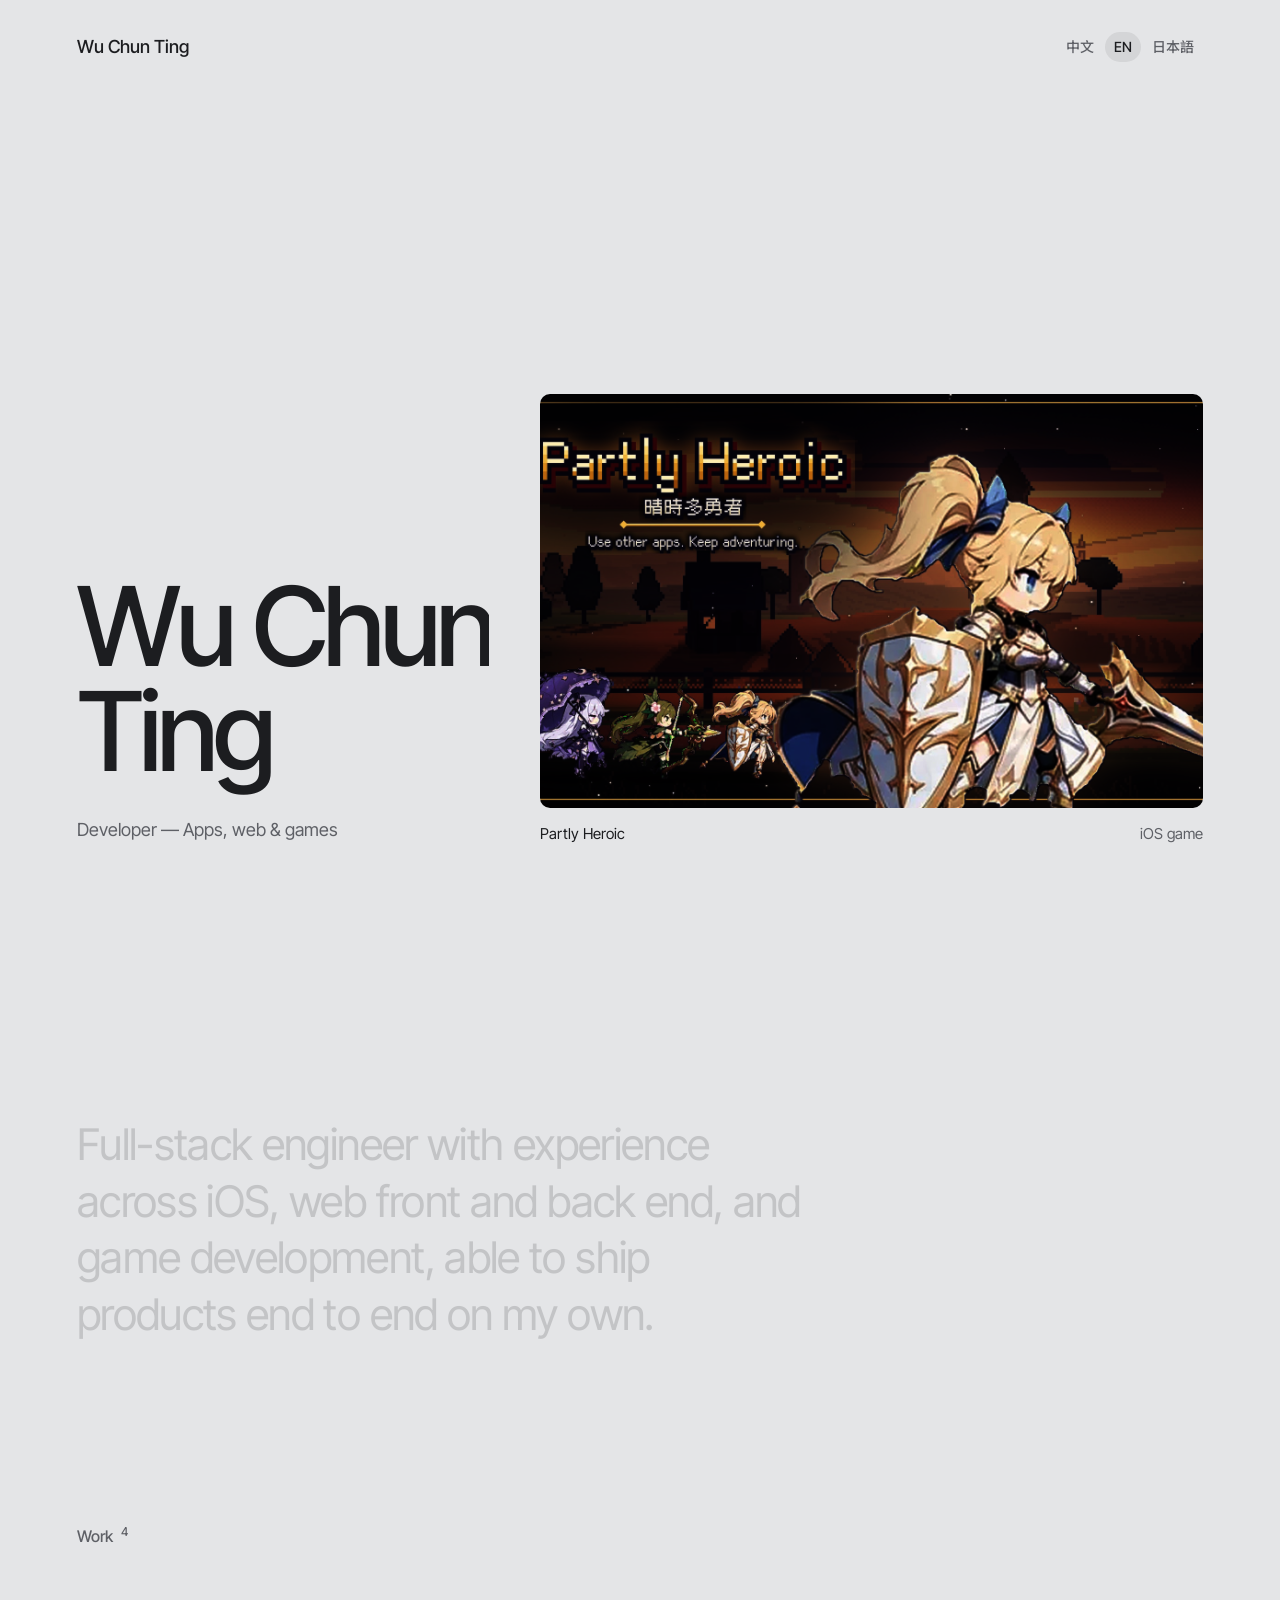
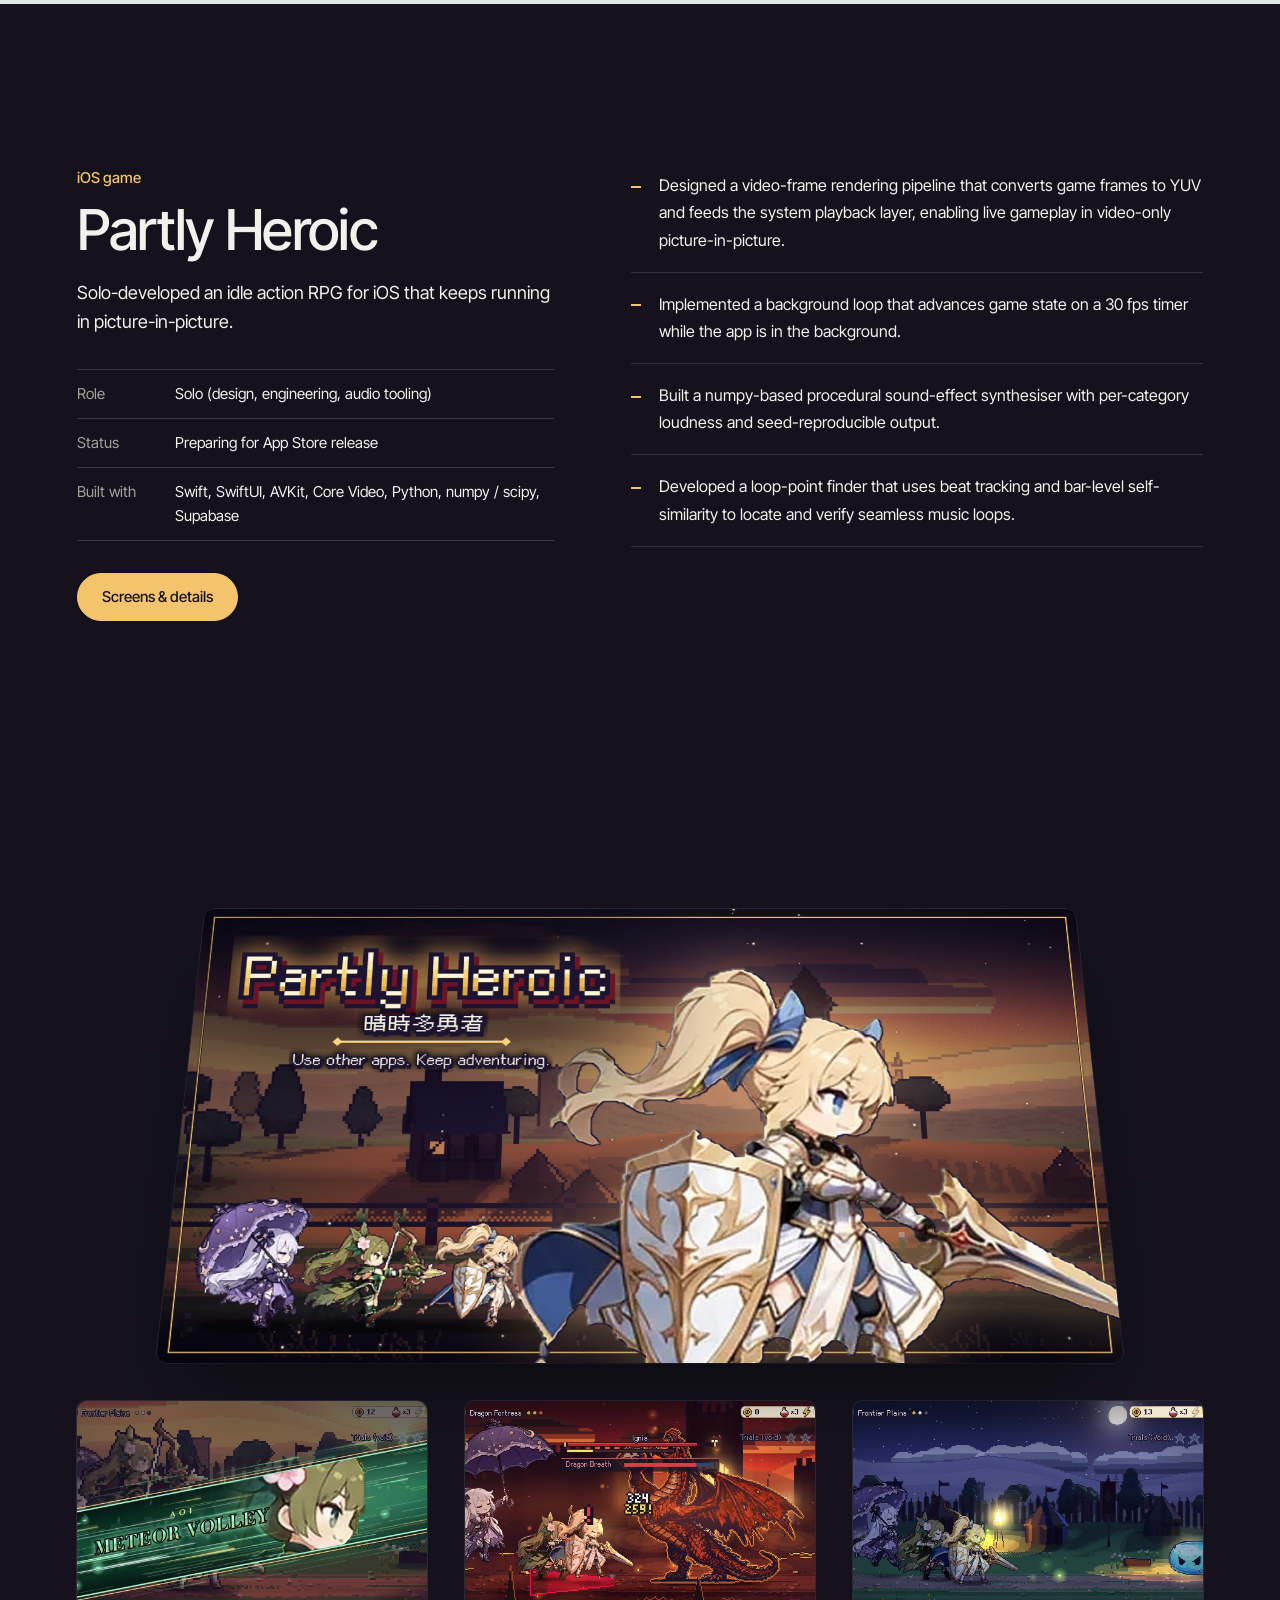
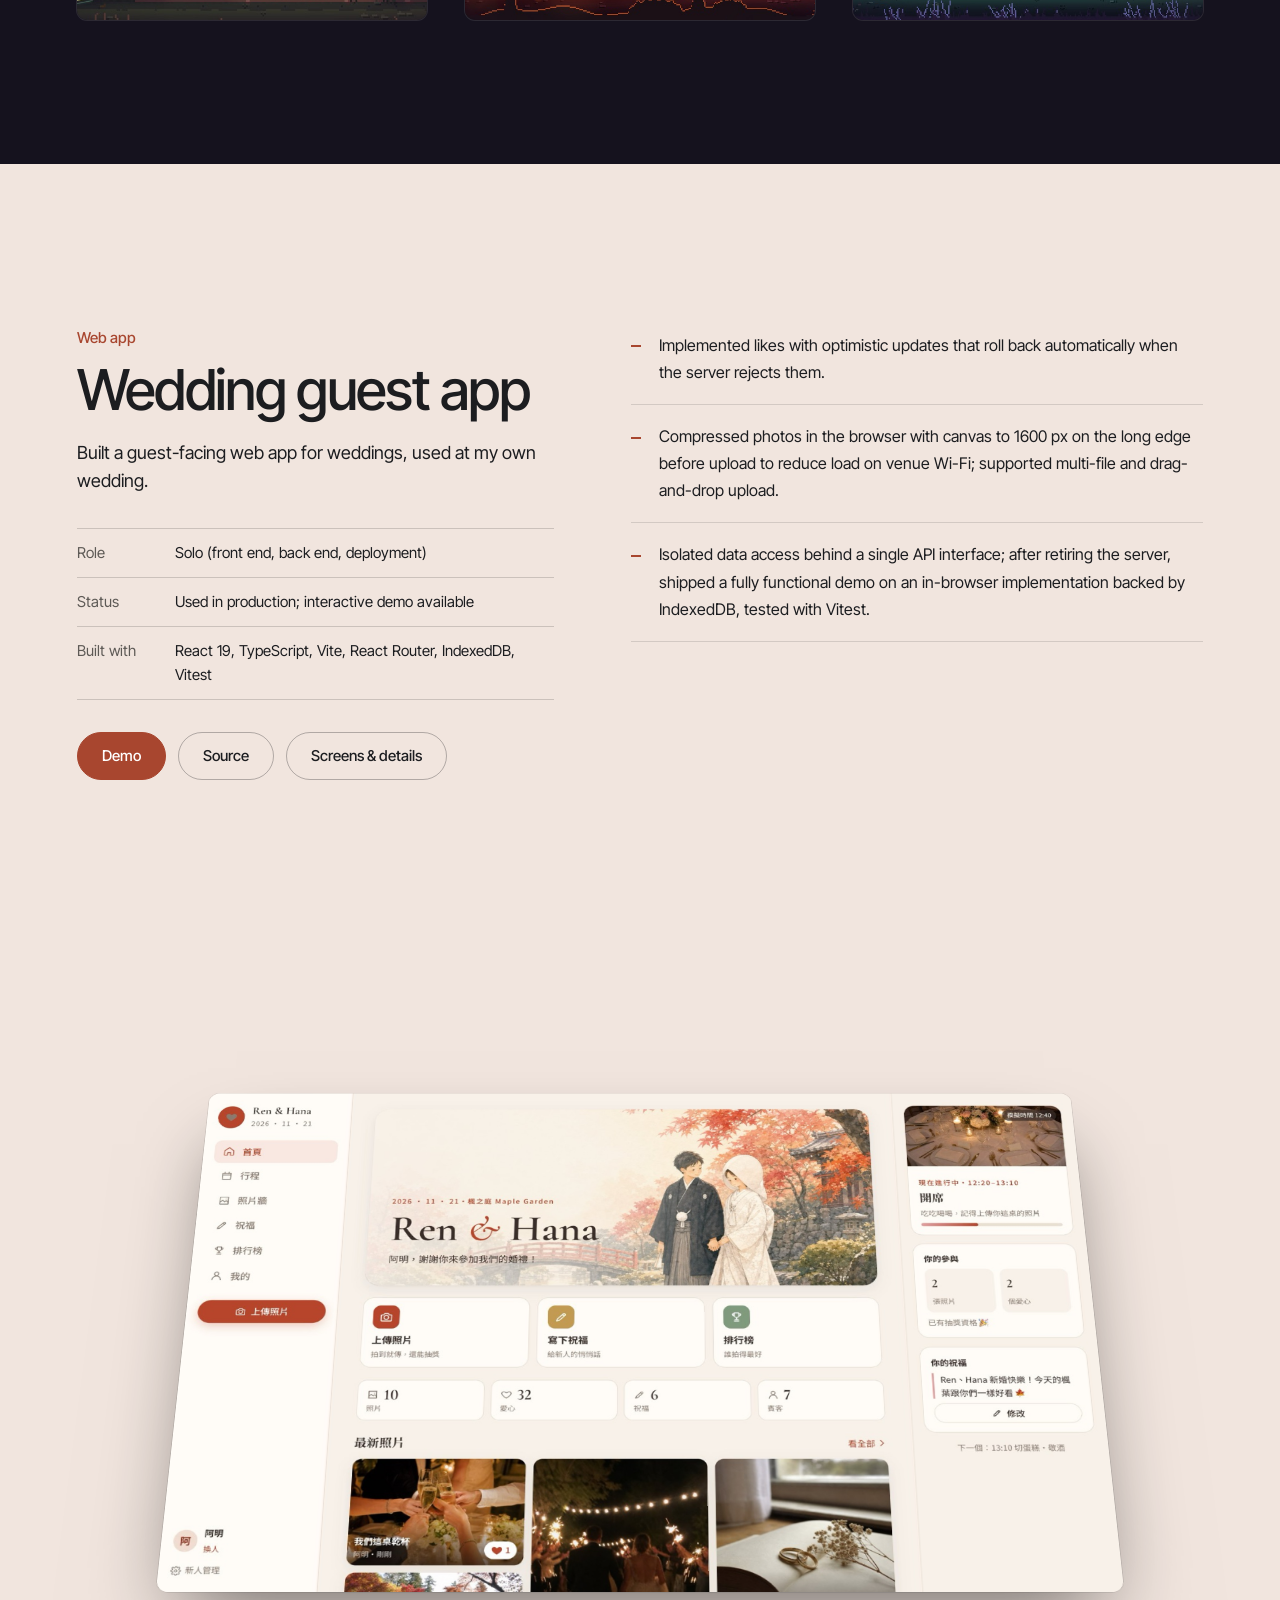
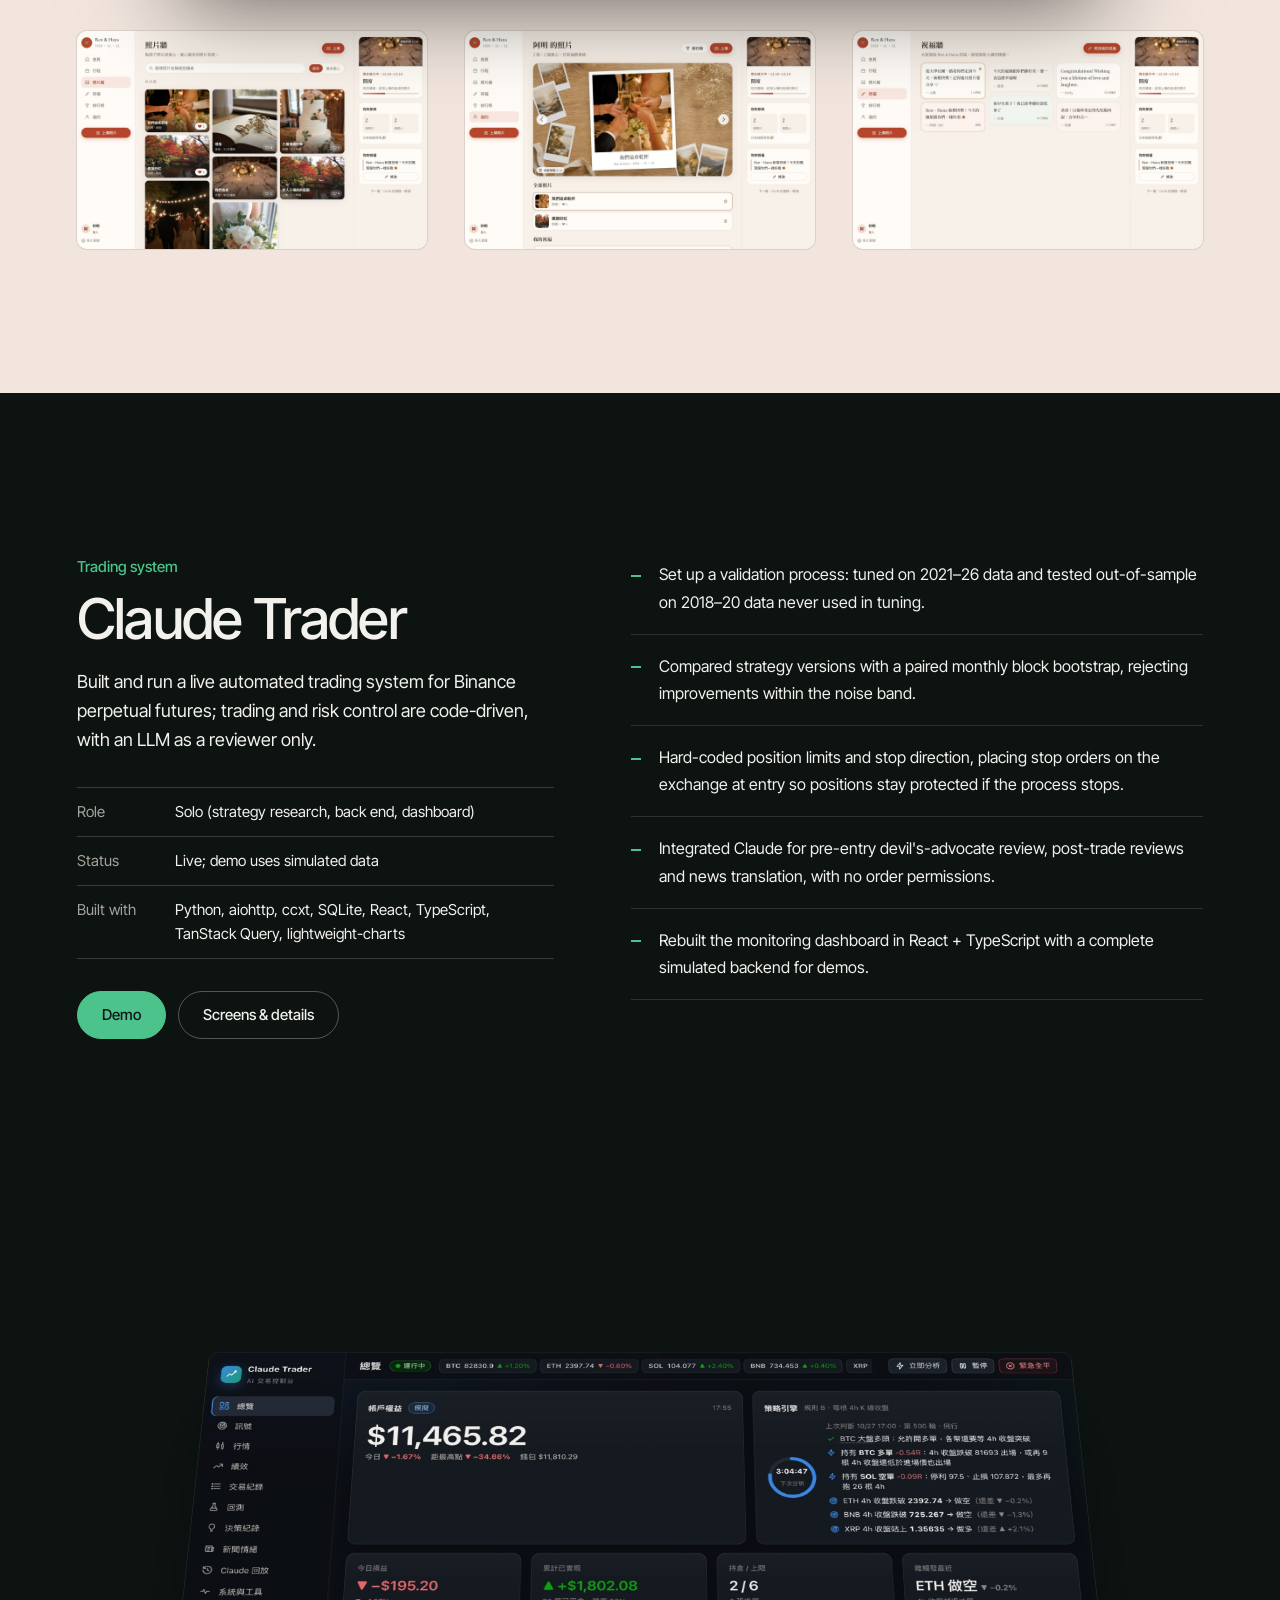
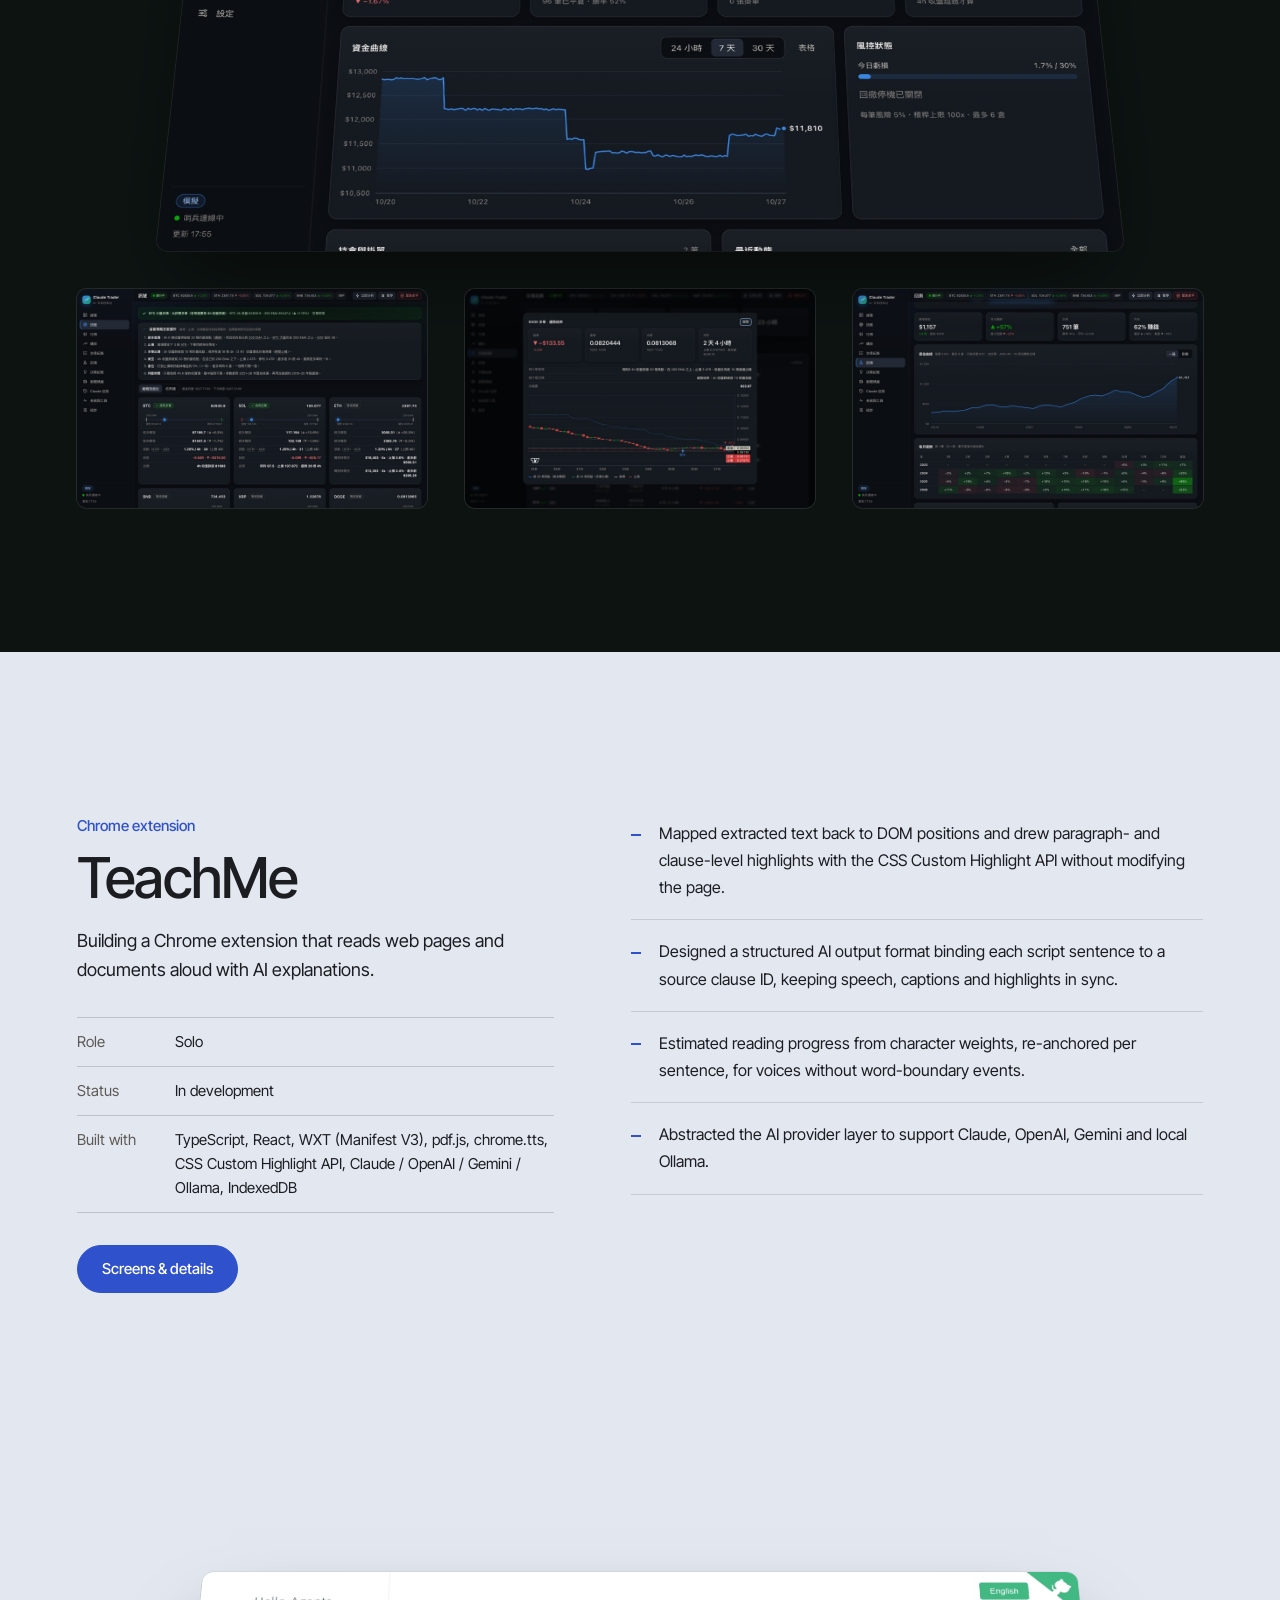
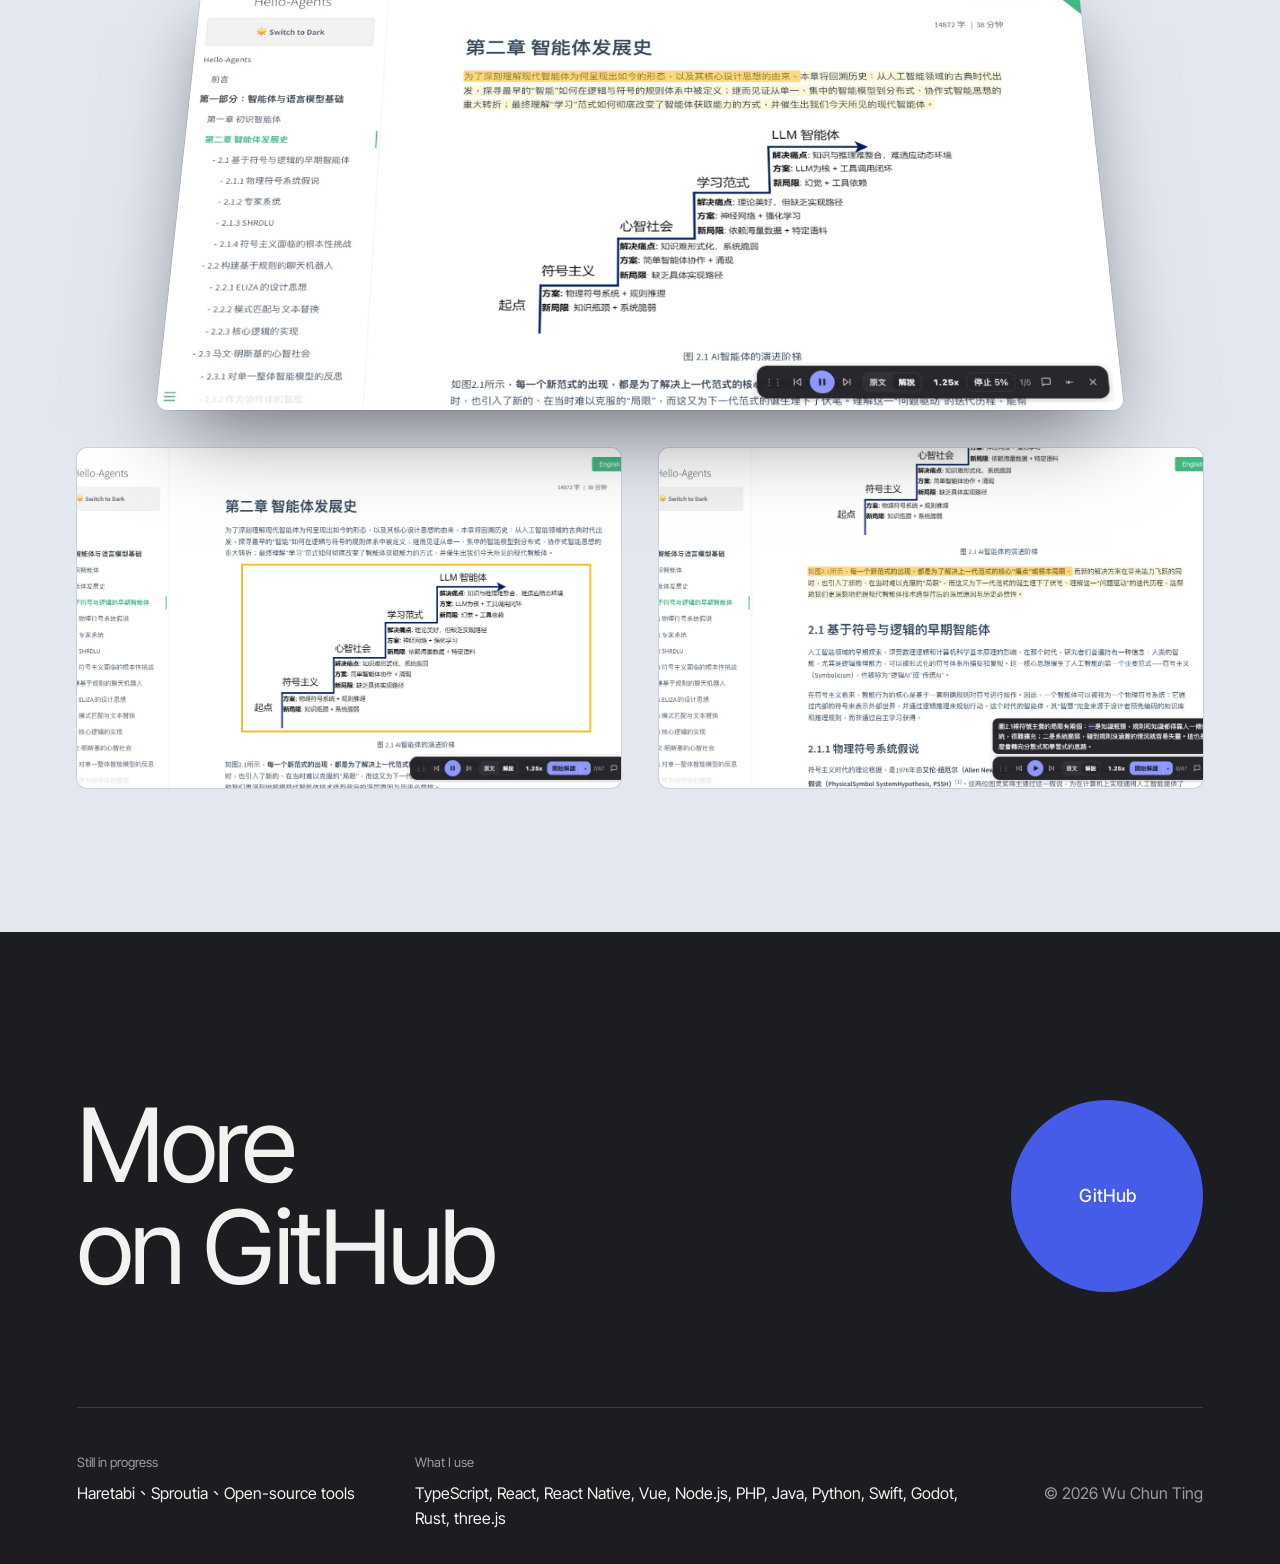
<file: index.html>
<!doctype html>
<html lang="en">
<head>
  <meta charset="utf-8">
  <meta name="viewport" content="width=device-width, initial-scale=1, viewport-fit=cover">
  <title>Wu Chun Ting · Portfolio</title>
  <meta name="description" content="Wu Chun Ting (MAI): apps, websites and games.">
  <meta name="theme-color" content="#e4e5e7">
  <link rel="icon" href="favicon.svg" type="image/svg+xml">
  <link rel="preconnect" href="https://fonts.googleapis.com">
  <link rel="preconnect" href="https://fonts.gstatic.com" crossorigin>
  <link href="https://fonts.googleapis.com/css2?family=Inter+Tight:wght@400;500;600&family=Noto+Sans+TC:wght@400;500;700&family=Noto+Sans+JP:wght@400;500;700&display=swap" rel="stylesheet">
  <script type="module" crossorigin src="./assets/index-D8Rx7pYp.js"></script>
  <link rel="stylesheet" crossorigin href="./assets/index-CxFVaSSo.css">
</head>
<body>
  <div id="hello" aria-hidden="true"><span></span></div>
  <div id="app"></div>
  <div id="detail" role="dialog" aria-modal="true" hidden></div>
</body>
</html>
</file>
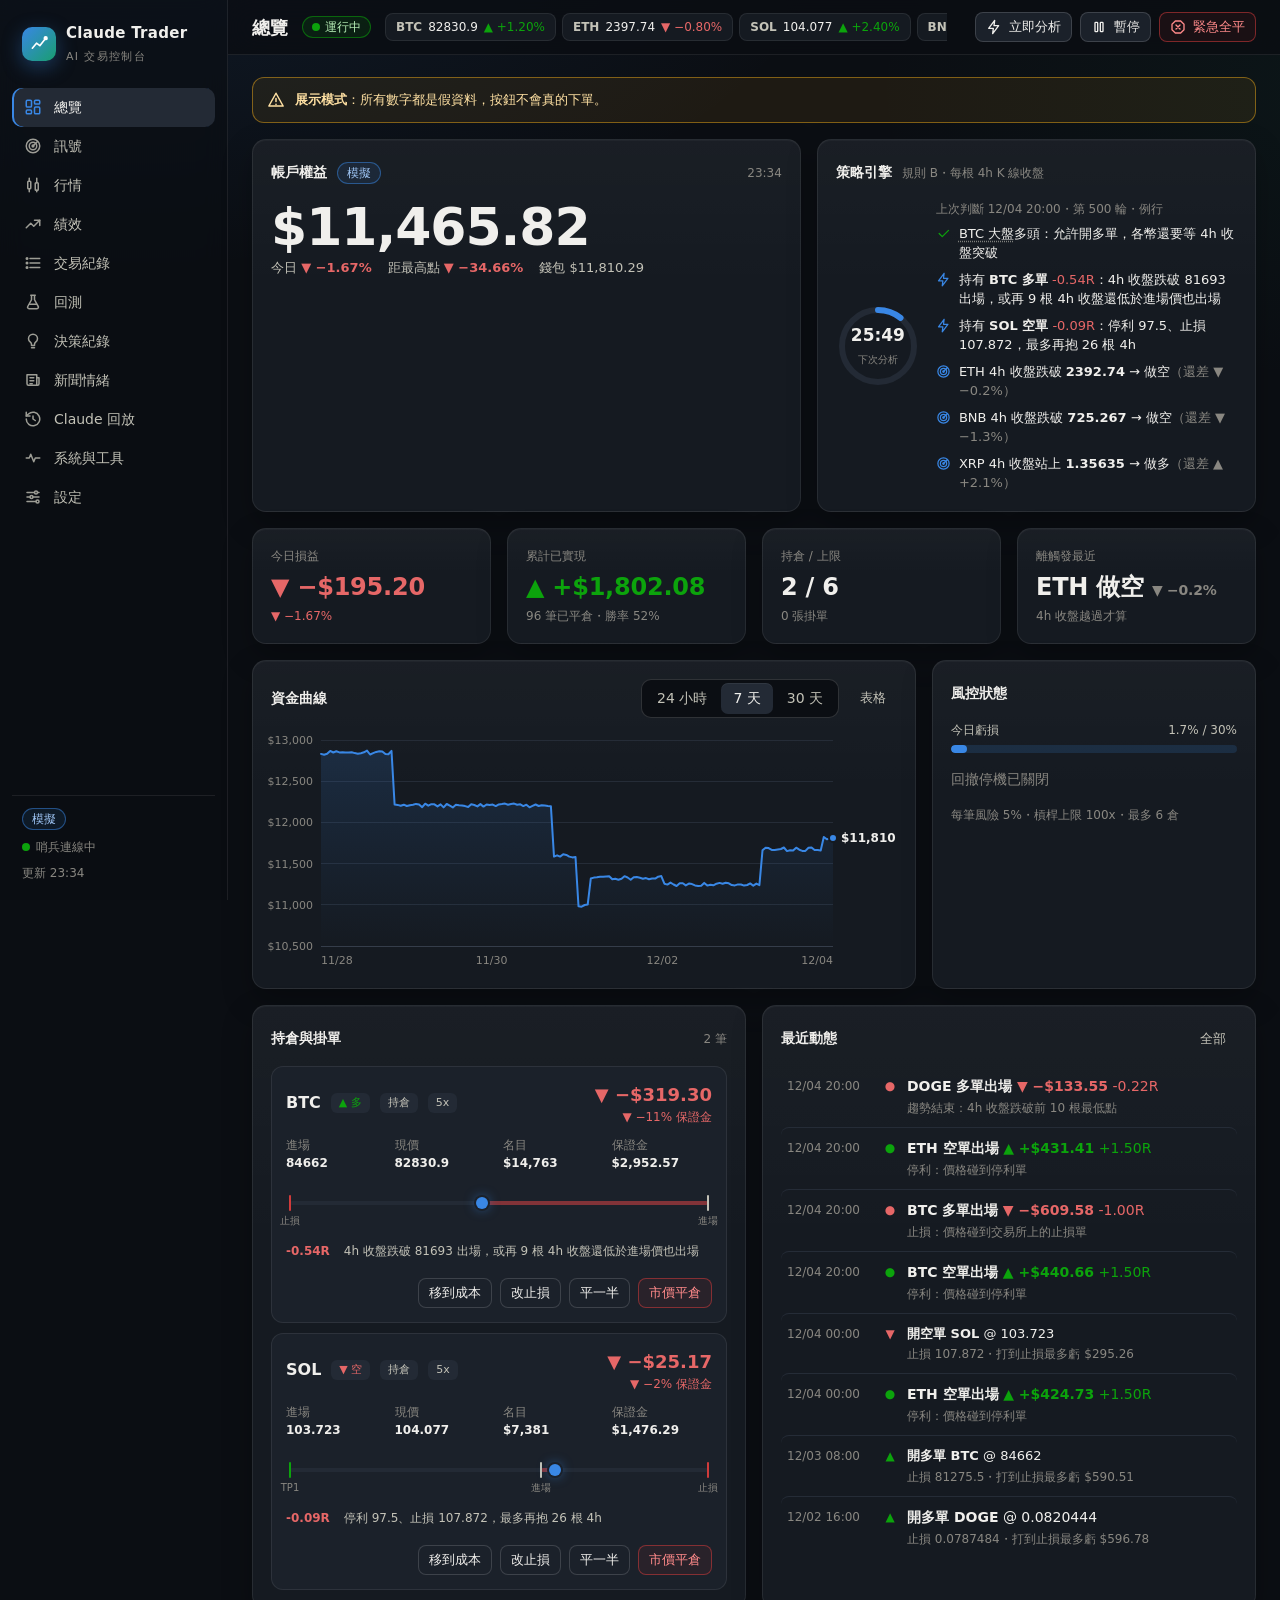
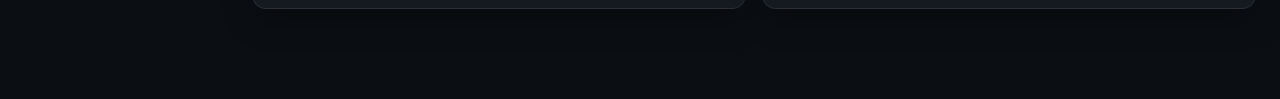
<file: trader-demo/index.html>
<!doctype html>
<html lang="zh-Hant">
<head>
<meta charset="utf-8">
<meta name="viewport" content="width=device-width, initial-scale=1, viewport-fit=cover">
<meta name="theme-color" content="#0b0e13">
<meta name="apple-mobile-web-app-capable" content="yes">
<meta name="apple-mobile-web-app-status-bar-style" content="black-translucent">
<meta name="apple-mobile-web-app-title" content="Trader">
<title>Claude Trader</title>
<link rel="manifest" href="./manifest.webmanifest">
<link rel="icon" href="./icon.svg" type="image/svg+xml">
<link rel="apple-touch-icon" href="./apple-touch-icon.png">
  <script type="module" crossorigin src="./assets/index-B4GHwMmc.js"></script>
  <link rel="stylesheet" crossorigin href="./assets/index-C4x9GLex.css">
</head>
<body>
<div id="root"></div>
</body>
</html>
</file>
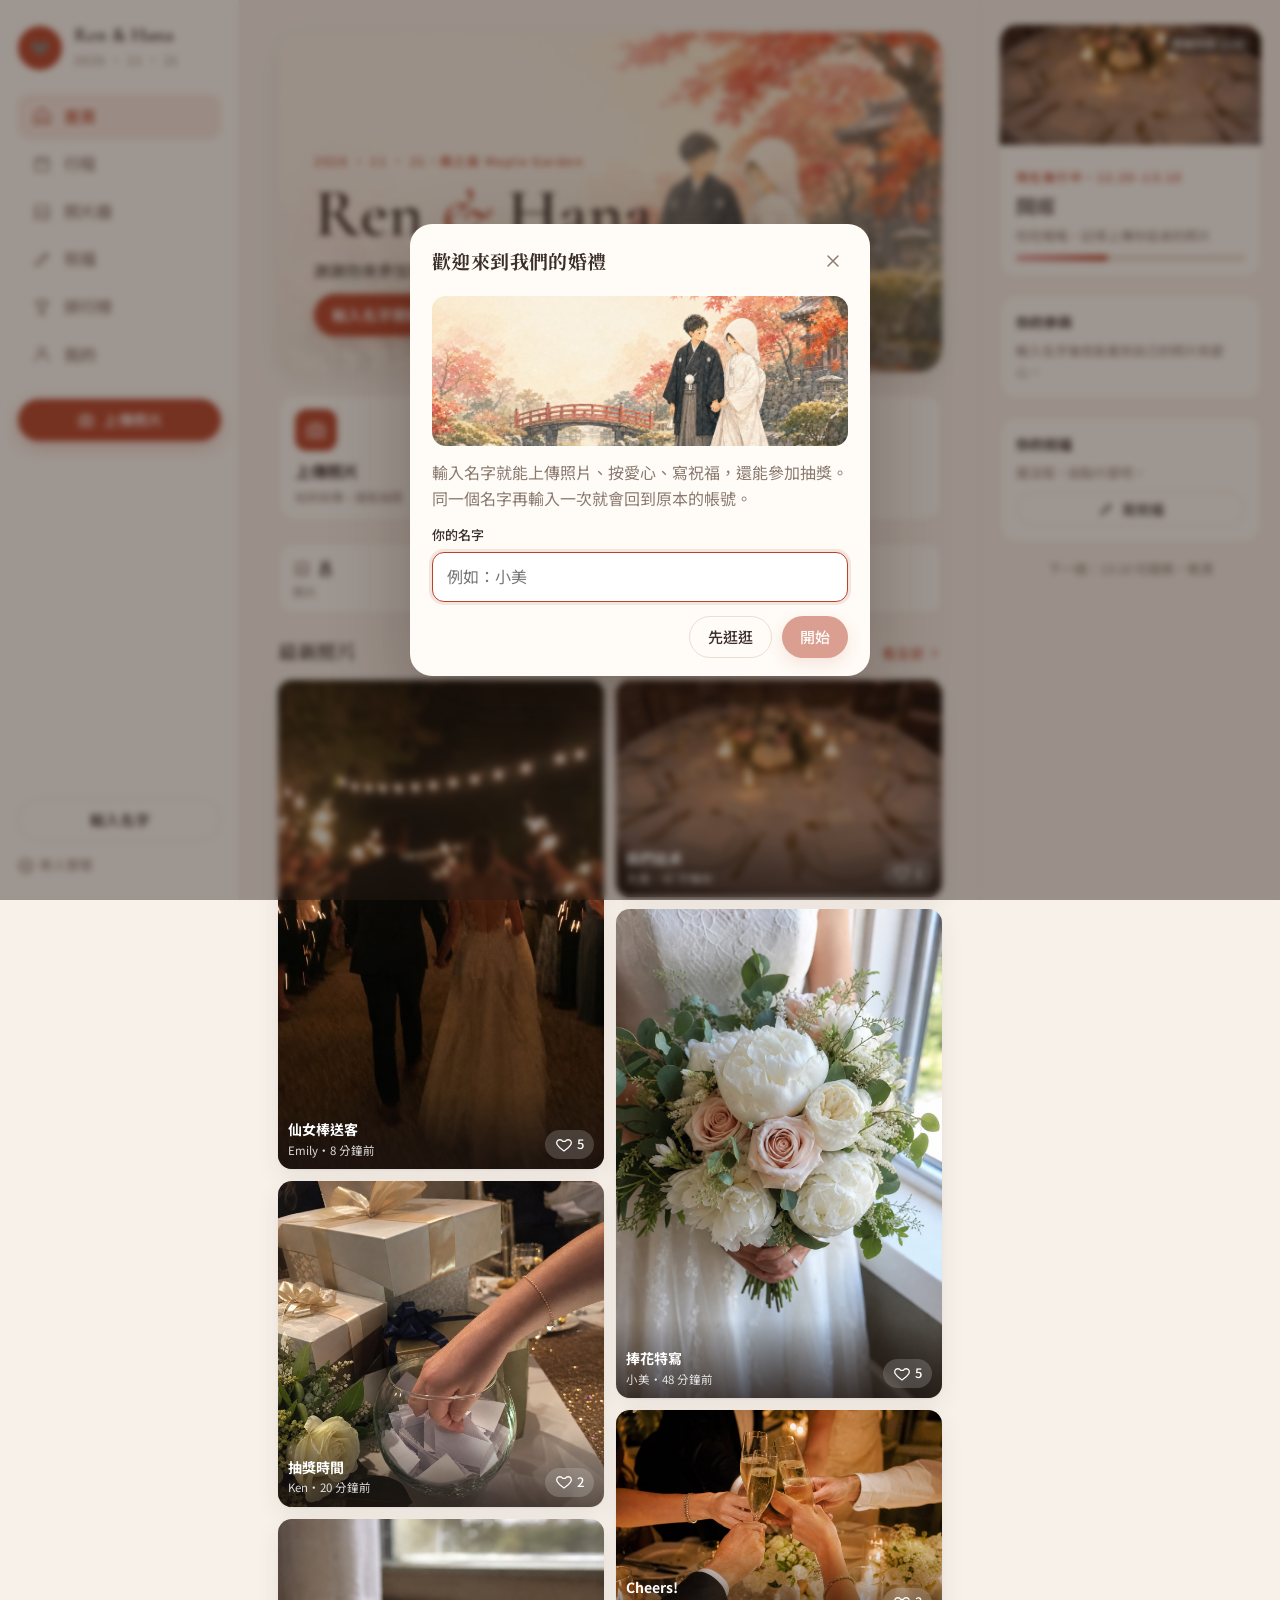
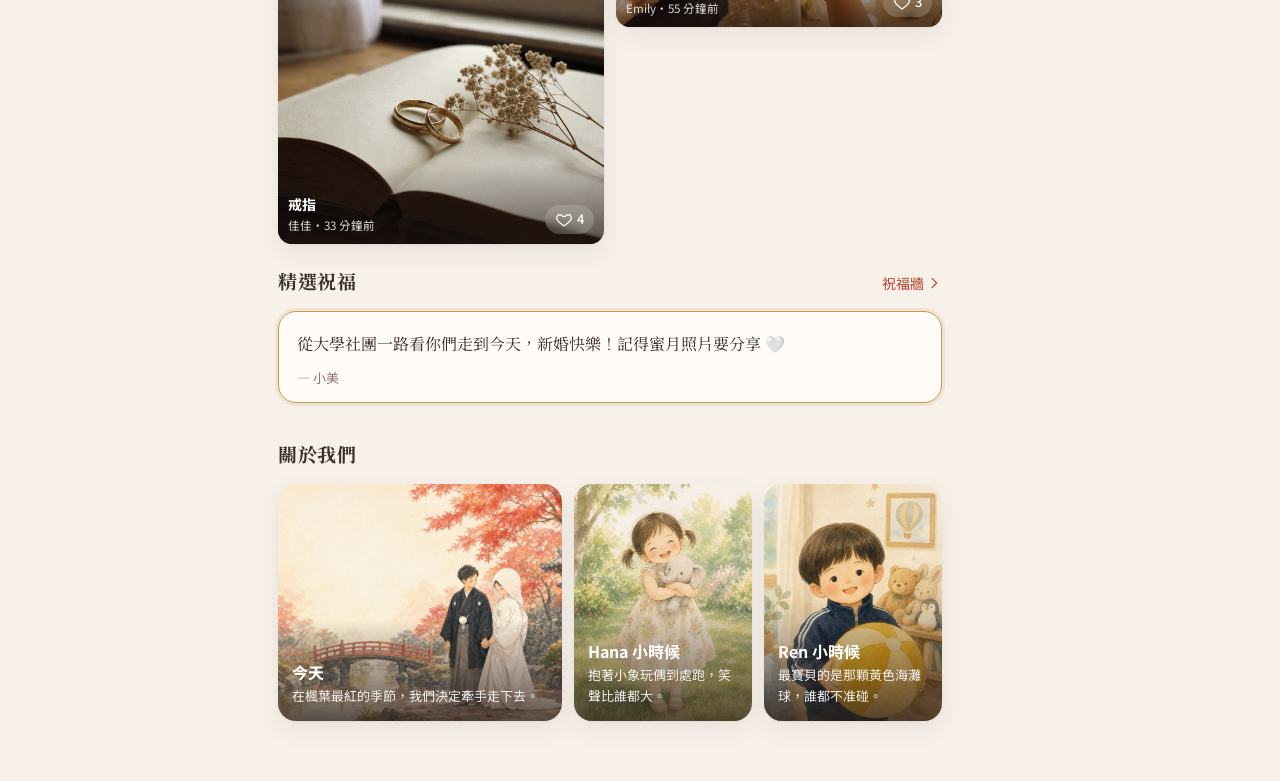
<file: wedding-demo/index.html>
<!doctype html>
<html lang="zh-Hant">
<head>
  <meta charset="utf-8">
  <meta name="viewport" content="width=device-width, initial-scale=1, viewport-fit=cover">
  <title>Ren & Hana · 婚禮賓客互動</title>
  <meta name="description" content="婚禮當天給賓客用的網頁：看行程、上傳照片、按愛心、寫祝福、抽獎。">
  <meta name="theme-color" content="#f7f1ea">
  <link rel="icon" href="favicon.svg" type="image/svg+xml">
  <link rel="preconnect" href="https://fonts.googleapis.com">
  <link rel="preconnect" href="https://fonts.gstatic.com" crossorigin>
  <link href="https://fonts.googleapis.com/css2?family=Noto+Sans+TC:wght@400;500;700&family=Noto+Serif+TC:wght@500;700&family=Cormorant+Garamond:ital,wght@0,500;0,600;1,500&display=swap" rel="stylesheet">
  <script type="module" crossorigin src="./assets/index-CQIBM2k2.js"></script>
  <link rel="stylesheet" crossorigin href="./assets/index-B7TBr82a.css">
</head>
<body>
  <div id="root"></div>
</body>
</html>
</file>
<file: assets/index-CxFVaSSo.css>
:root{--paper: #e4e5e7;--ink: #1c1d20;--soft: #5e6066;--line: rgba(28, 29, 32, .16);--dark: #1c1d20;--on-dark: #f2f2f0;--on-dark-soft: #9b9da3;--blue: #455ce9;--ease: cubic-bezier(.7, 0, .2, 1);--out: cubic-bezier(.19, 1, .22, 1);color-scheme:light}*{box-sizing:border-box;margin:0;padding:0}html{background:var(--paper);color:var(--ink);-webkit-text-size-adjust:100%}body{font-family:Inter Tight,Noto Sans TC,Noto Sans JP,system-ui,sans-serif;font-size:18px;line-height:1.6;-webkit-font-smoothing:antialiased;overflow-x:hidden}html:lang(ja) body{font-family:Inter Tight,Noto Sans JP,Noto Sans TC,system-ui,sans-serif}body.locked{overflow:hidden}a{color:inherit;text-decoration:none}button{font:inherit;color:inherit;background:none;border:0;cursor:pointer}:focus-visible{outline:2px solid var(--blue);outline-offset:4px;border-radius:4px}#hello{position:fixed;top:0;right:0;bottom:0;left:0;z-index:50;display:grid;place-items:center;background:var(--dark);color:var(--on-dark);font-size:clamp(36px,5vw,64px);font-weight:500;transition:transform .8s var(--ease),border-radius .8s var(--ease)}#hello span:before{content:"";display:inline-block;width:.28em;height:.28em;margin-right:.4em;vertical-align:.18em;border-radius:50%;background:var(--on-dark)}#hello.lift{transform:translateY(-110%);border-radius:0 0 50% 50%/0 0 18vh 18vh}.hero{position:relative;height:100vh;height:100svh;overflow:hidden;display:flex;flex-direction:column}.top{display:flex;justify-content:space-between;align-items:center;padding:32px max(24px,6vw);font-weight:500}.me{font-size:18px}.langs{display:flex;gap:2px}.langs button{font-size:14px;padding:4px 9px;border-radius:999px;color:var(--soft)}.langs button:hover{color:var(--ink)}.langs button[aria-pressed=true]{color:var(--ink);background:#1c1d2014}.hero-body{flex:1;min-height:0;display:grid;grid-template-columns:minmax(0,4.6fr) minmax(0,7.4fr);gap:4vw;align-items:stretch;padding:2vh max(24px,6vw) 6vh}.hero-text{align-self:end}.name{font-size:clamp(72px,8.6vw,168px);white-space:nowrap;font-weight:500;letter-spacing:-.045em;line-height:.9}.role{margin-top:28px;font-size:clamp(18px,1.4vw,22px);color:var(--soft)}.line{display:block;overflow:hidden;padding-bottom:.16em;margin-bottom:-.1em}.line>span{display:inline-block;transform:translateY(105%);transition:transform 1.1s var(--out)}.role .line>span{transition-delay:.25s}.name .line+.line>span{transition-delay:.09s}body.ready .line>span{transform:none}.hero-media{align-self:end}.frame{position:relative;aspect-ratio:16 / 10;max-height:calc(100svh - 230px);margin-left:auto;border-radius:10px;overflow:hidden;cursor:pointer}.frame canvas{position:absolute;top:0;right:0;bottom:0;left:0;width:100%;height:100%;display:block}.hero-media figcaption{display:flex;justify-content:space-between;margin-top:14px;font-size:15px;transition:opacity .35s,transform .35s var(--out)}.hero-media.swap figcaption{opacity:0;transform:translateY(6px)}.cap-kind{color:var(--soft)}.statement{padding:24vh max(24px,6vw) 20vh}.big{max-width:17em;font-size:clamp(30px,3.4vw,56px);line-height:1.3;font-weight:400;letter-spacing:-.015em}.big span{opacity:.16;transition:opacity .35s}.big span.lit{opacity:1}.circle{display:grid;place-items:center;width:168px;height:168px;border-radius:50%;background:var(--dark);color:var(--on-dark);font-weight:500;transition:transform .35s var(--ease),color .3s;position:relative;overflow:hidden;isolation:isolate}.circle span{transition:transform .35s var(--ease)}.circle:before{content:"";position:absolute;top:0;right:0;bottom:0;left:0;z-index:-1;border-radius:50%;background:var(--blue);transform:translateY(101%);transition:transform .5s var(--ease)}.circle:hover:before{transform:translateY(0)}.label{font-size:16px;font-weight:500;color:var(--soft);padding:0 max(24px,6vw) 6vh}.label span{margin-left:8px;font-size:12px;vertical-align:super}.show{background:var(--bg);color:var(--ink);padding:18vh max(24px,6vw) 16vh;overflow:hidden}.show.dark{--ink: #f3f1ec;--soft: #a5a29b;color:var(--ink)}.show.light{--ink: #1c1d20;--soft: #5e5a56;color:var(--ink)}.show-head{max-width:1240px;margin:0 auto;display:grid;grid-template-columns:minmax(0,5fr) minmax(0,6fr);gap:6vw;align-items:start}.show-kind{font-size:15px;font-weight:500;color:var(--accent)}.show-title{margin-top:10px;font-size:clamp(40px,4.4vw,72px);line-height:1.05;font-weight:500;letter-spacing:-.03em}html:lang(zh-Hant) .show-title,html:lang(ja) .show-title{letter-spacing:-.01em;line-height:1.15}.show-sub{margin-top:20px;font-size:clamp(18px,1.35vw,21px);line-height:1.6}.show-meta{margin-top:32px;border-top:1px solid color-mix(in srgb,var(--ink) 18%,transparent)}.show-meta div{display:grid;grid-template-columns:5.5em minmax(0,1fr);gap:16px;padding:12px 0;border-bottom:1px solid color-mix(in srgb,var(--ink) 18%,transparent);font-size:15px}.show-meta dt{color:var(--soft)}.show-cta{display:flex;flex-wrap:wrap;gap:12px;margin-top:32px}.btn{display:inline-flex;align-items:center;height:48px;padding:0 24px;border-radius:999px;font-size:15px;font-weight:500;border:1px solid color-mix(in srgb,var(--ink) 30%,transparent);color:var(--ink);transition:background .3s,border-color .3s,transform .3s var(--out)}.btn:hover{border-color:var(--ink);transform:translateY(-2px)}.btn.primary{background:var(--accent);border-color:var(--accent);color:#fff}.show.dark .btn.primary{color:#15121e}.btn.primary:hover{filter:brightness(1.08)}.show-points{list-style:none;counter-reset:pt;padding-top:6px}.show-points li{position:relative;padding:18px 0 18px 28px;font-size:clamp(16px,1.15vw,18px);line-height:1.7;border-bottom:1px solid color-mix(in srgb,var(--ink) 14%,transparent)}.show-points li:first-child{padding-top:0}.show-points li:before{content:"";position:absolute;left:0;top:calc(18px + .85em);width:10px;height:2px;background:var(--accent)}.show-points li:first-child:before{top:.85em}.show-shot{max-width:1240px;margin:12vh auto 0;transform-origin:50% 100%;will-change:transform}.show-shot img{width:100%;display:block;border-radius:14px;box-shadow:0 50px 100px -30px #0000008c,0 0 0 1px color-mix(in srgb,var(--ink) 10%,transparent)}.show-features{max-width:1240px;margin:3vw auto 0;display:grid;grid-template-columns:repeat(3,minmax(0,1fr));gap:3vw}.show-features.f2{grid-template-columns:repeat(2,minmax(0,1fr))}.show-features img{width:100%;aspect-ratio:16 / 10;object-fit:cover;object-position:top;display:block;border-radius:10px;box-shadow:0 0 0 1px color-mix(in srgb,var(--ink) 10%,transparent)}.show-left>*,.show-points li,.show-features figure{opacity:0;transform:translateY(36px);transition:opacity .7s var(--out),transform .9s var(--out)}.show-left>.in,.show-points li.in,.show-features figure.in{opacity:1;transform:none}footer{background:var(--dark);color:var(--on-dark);padding:18vh max(24px,6vw) 32px}.talk{display:flex;align-items:center;justify-content:space-between;gap:6vw;padding-bottom:12vh;border-bottom:1px solid rgba(242,242,240,.16)}.talk-line{font-size:clamp(56px,8vw,132px);line-height:1;letter-spacing:-.03em;font-weight:400}.big-circle{width:clamp(150px,15vw,210px);height:clamp(150px,15vw,210px);background:var(--blue);flex:none}.big-circle:before{background:#2f3fb8}.foot-meta{display:grid;grid-template-columns:1fr 2fr auto;gap:48px;padding-top:44px;font-size:16px;color:var(--on-dark)}.foot-meta span{display:block;font-size:13px;color:var(--on-dark-soft);margin-bottom:8px}.copy{color:var(--on-dark-soft);white-space:nowrap}#detail{position:fixed;top:0;right:0;bottom:0;left:0;z-index:30;overflow-y:auto;overscroll-behavior:contain;background:#0000;transition:background .5s}#detail.open{background:#00000059}.sheet{position:relative;min-height:100%;margin-top:6vh;background:var(--dark);color:var(--on-dark);border-radius:28px 28px 0 0;padding:12vh max(24px,6vw) 14vh;transform:translateY(100%);transition:transform .6s var(--ease)}#detail.open .sheet{transform:none}.close{position:absolute;top:28px;right:max(24px,6vw);width:96px;height:96px;background:var(--on-dark);color:var(--dark);font-size:15px}.close:before{background:var(--blue)}.close:hover{color:var(--on-dark)}.d-kind{color:var(--on-dark-soft);font-size:16px}.d-name{font-size:clamp(56px,9vw,150px);font-weight:400;letter-spacing:-.03em;line-height:1;margin-top:12px}.d-text{display:grid;grid-template-columns:minmax(0,6fr) minmax(0,5fr);gap:6vw;margin-top:8vh;padding-top:32px;border-top:1px solid rgba(242,242,240,.16)}.d-what{font-size:clamp(24px,2.2vw,34px);line-height:1.4}.d-text div p{color:var(--on-dark-soft)}.d-links{display:flex;gap:28px;margin-top:20px}.d-links a{color:var(--on-dark);border-bottom:1px solid currentColor;padding-bottom:2px}.d-links a:hover{color:#aab5ff}.d-stack{margin-top:28px;font-size:15px}.d-stack span{display:block;font-size:12px;margin-bottom:4px}.d-gallery{display:grid;grid-template-columns:1fr 1fr;gap:3vw;margin-top:10vh}.d-gallery figure.wide{grid-column:1 / -1}.d-gallery figure>img{width:100%;aspect-ratio:16 / 10;object-fit:cover;object-position:top;display:block;border-radius:8px;background:#2a2b2f}.d-gallery figure{clip-path:inset(100% 0 0 0 round 8px);transition:clip-path 1.2s var(--out)}.d-gallery figure img{transform:scale(1.15);transition:transform 1.6s var(--out)}.d-gallery figure.in{clip-path:inset(0 0 0 0 round 8px)}.d-gallery figure.in img{transform:none}.d-text{opacity:0;transform:translateY(30px);transition:opacity .9s .25s var(--out),transform 1.1s .25s var(--out)}.d-text.in{opacity:1;transform:none}.d-gallery figcaption{margin-top:10px;font-size:14px;color:var(--on-dark-soft)}.d-fine{margin-top:32px;font-size:13px;color:var(--on-dark-soft)}@media (max-width: 820px){body{font-size:17px}.top{padding:20px}.hero{height:auto}.hero-body{grid-template-columns:1fr;padding:2vh 20px 8vh;gap:40px}.hero-media{order:-1;align-self:start}.name{font-size:clamp(64px,19vw,110px)}.statement{padding:14vh 20px 12vh}.circle{width:120px;height:120px;flex:none;font-size:15px}.label{padding-left:20px;padding-right:20px}.show{padding:12vh 20px 10vh}.show-head{grid-template-columns:1fr;gap:40px}.show-features,.show-features.f2{grid-template-columns:1fr;gap:16px}.btn{height:46px;padding:0 20px;font-size:15px}.row{padding:28px 0;flex-direction:column;align-items:flex-start;gap:6px}footer{padding:12vh 20px 28px}.talk{flex-direction:column;align-items:flex-start;gap:40px}.foot-meta{grid-template-columns:1fr;gap:24px}.sheet{padding:120px 20px 12vh;border-radius:20px 20px 0 0}.close{width:72px;height:72px;top:20px;right:20px}.d-text,.d-gallery{grid-template-columns:1fr}}@media (prefers-reduced-motion: reduce){*,*:before,*:after{transition:none!important}.line>span{transform:none}.talk,.foot-meta,.d-text,.big span,.show-left>*,.show-points li,.show-features figure{opacity:1;transform:none}.d-gallery figure{clip-path:none}.d-gallery figure img{transform:none}}
</file>
<file: trader-demo/assets/index-C4x9GLex.css>
:root{color-scheme:dark;--page: #0b0e13;--surface: #151a21;--surface-2: #1b212a;--surface-3: #232a35;--border: rgba(255, 255, 255, .08);--border-strong: rgba(255, 255, 255, .15);--ink: #f0efec;--ink-2: #c3c2b7;--muted: #898781;--grid: #252c37;--axis: #353d4a;--s1: #3987e5;--s2: #d95926;--s3: #199e70;--good: #0ca30c;--warning: #fab219;--serious: #ec835a;--critical: #d03b3b;--up-text: #0ca30c;--down-text: #e66767;--accent: var(--s1);--radius: 14px;--font: system-ui, -apple-system, "PingFang TC", "Noto Sans TC", "Segoe UI", sans-serif;--sidebar: 228px}*{box-sizing:border-box}html,body{margin:0;min-height:100%}body{background:radial-gradient(1200px 600px at 10% -10%,rgba(57,135,229,.1),transparent 60%),radial-gradient(900px 500px at 110% 10%,rgba(25,158,112,.06),transparent 60%),var(--page);background-attachment:fixed;color:var(--ink);font:14px/1.5 var(--font);-webkit-font-smoothing:antialiased}a{color:var(--accent);text-decoration:none}a:hover{text-decoration:underline}button,input,select,textarea{font:inherit;color:inherit}.num{font-variant-numeric:tabular-nums}.muted{color:var(--muted)}.ink2{color:var(--ink-2)}.up{color:var(--up-text)}.down{color:var(--down-text)}[hidden]{display:none!important}.app{display:grid;grid-template-columns:var(--sidebar) 1fr;min-height:100vh}.sidebar{position:sticky;top:0;height:100vh;display:flex;flex-direction:column;gap:4px;padding:18px 12px;border-right:1px solid var(--border);background:#0b0e1399;-webkit-backdrop-filter:blur(12px);backdrop-filter:blur(12px)}.brand{display:flex;align-items:center;gap:10px;padding:4px 10px 18px}.brand-mark{width:34px;height:34px;border-radius:10px;display:grid;place-items:center;background:linear-gradient(135deg,#3987e5,#199e70);box-shadow:0 6px 20px #3987e559}.brand-mark svg{width:20px;height:20px;color:#fff}.brand b{display:block;font-size:15px;letter-spacing:.02em}.brand span{font-size:11px;color:var(--muted);letter-spacing:.12em}.nav-item{display:flex;align-items:center;gap:12px;padding:9px 12px;border-radius:10px;color:var(--ink-2);cursor:pointer;border:0;background:none;text-align:left;width:100%}.nav-item svg{width:18px;height:18px;flex:none;opacity:.8}.nav-item:hover{background:var(--surface-2);color:var(--ink)}.nav-item.on{background:var(--surface-3);color:var(--ink);box-shadow:inset 2px 0 0 var(--accent)}.nav-item.on svg{opacity:1;color:var(--accent)}.sidebar-foot{margin-top:auto;display:grid;gap:8px;padding:12px 10px 0;border-top:1px solid var(--border);font-size:12px}.main{min-width:0;display:flex;flex-direction:column}.topbar{position:sticky;top:0;z-index:20;display:flex;align-items:center;gap:14px;padding:12px 24px;background:#0b0e13c7;-webkit-backdrop-filter:blur(14px);backdrop-filter:blur(14px);border-bottom:1px solid var(--border)}.topbar h1{margin:0;font-size:18px;font-weight:600;white-space:nowrap}.topbar .spacer{flex:1}.ticker{display:flex;gap:6px;overflow-x:auto;scrollbar-width:none;min-width:0}.ticker::-webkit-scrollbar{display:none}.tick{display:flex;align-items:baseline;gap:6px;padding:4px 10px;border-radius:8px;white-space:nowrap;background:var(--surface);border:1px solid var(--border);font-size:12px;transition:background .6s}.tick b{font-weight:600;color:var(--ink-2)}.tick .px{font-variant-numeric:tabular-nums;color:var(--ink)}.tick.flash-up{background:#0ca30c2e}.tick.flash-down{background:#d03b3b33}main{padding:22px 24px 90px;max-width:1400px;width:100%;margin:0 auto}.tabbar{display:none}.btn{display:inline-flex;align-items:center;justify-content:center;gap:7px;height:36px;padding:0 14px;border-radius:10px;border:1px solid var(--border-strong);background:var(--surface-2);color:var(--ink);cursor:pointer;white-space:nowrap;transition:border-color .15s,background .15s,transform .05s}.btn:hover{border-color:#ffffff4d;background:var(--surface-3)}.btn:active{transform:translateY(1px)}.btn svg{width:16px;height:16px}.btn.primary{background:var(--accent);border-color:var(--accent);color:#fff;box-shadow:0 6px 18px #3987e54d}.btn.primary:hover{background:#4b94ea}.btn.danger{border-color:#d03b3b8c;color:#ff8a8a;background:#d03b3b14}.btn.danger:hover{background:#d03b3b29}.btn.ghost{background:none;border-color:transparent;color:var(--ink-2)}.btn.sm{height:30px;padding:0 10px;font-size:13px;border-radius:8px}.btn:disabled{opacity:.45;cursor:default}input,select,textarea{width:100%;height:38px;padding:0 12px;border-radius:10px;border:1px solid var(--border-strong);background:var(--page);outline:none;transition:border-color .15s,box-shadow .15s}textarea{height:auto;min-height:96px;padding:10px 12px;resize:vertical}input:focus,select:focus,textarea:focus{border-color:var(--accent);box-shadow:0 0 0 3px #3987e533}.seg{display:inline-flex;padding:3px;border-radius:10px;background:var(--page);border:1px solid var(--border-strong);gap:2px}.seg button{border:0;background:none;color:var(--ink-2);padding:5px 12px;border-radius:7px;cursor:pointer;white-space:nowrap}.seg button.on{background:var(--surface-3);color:var(--ink);box-shadow:0 1px #ffffff0f inset}.switch{position:relative;width:42px;height:24px;flex:none}.switch input{opacity:0;width:0;height:0;position:absolute}.switch span{position:absolute;top:0;right:0;bottom:0;left:0;border-radius:99px;background:var(--surface-3);border:1px solid var(--border-strong);transition:.2s;cursor:pointer}.switch span:after{content:"";position:absolute;width:18px;height:18px;left:2px;top:2px;border-radius:50%;background:var(--ink-2);transition:.2s}.switch input:checked+span{background:var(--accent);border-color:var(--accent)}.switch input:checked+span:after{transform:translate(18px);background:#fff}.filters{display:flex;flex-wrap:wrap;align-items:center;gap:10px;margin-bottom:16px}.grid{display:grid;gap:16px}.g-4{grid-template-columns:repeat(4,minmax(0,1fr))}.g-3{grid-template-columns:repeat(3,minmax(0,1fr))}.g-2{grid-template-columns:repeat(2,minmax(0,1fr))}.g-hero{grid-template-columns:minmax(0,1.25fr) minmax(0,1fr)}.span-2{grid-column:span 2}.card{position:relative;background:linear-gradient(180deg,rgba(255,255,255,.02),transparent 40%),var(--surface);border:1px solid var(--border);border-radius:var(--radius);padding:18px;box-shadow:0 1px #ffffff08 inset,0 12px 30px #00000040;min-width:0}.card-head{display:flex;align-items:center;gap:10px;margin-bottom:12px;min-height:30px}.card-head h2{margin:0;font-size:14px;font-weight:600;color:var(--ink)}.card-head .sub{font-size:12px;color:var(--muted)}.card-head .spacer{flex:1}.mt{margin-top:16px}.empty{color:var(--muted);padding:18px 0;text-align:center;font-size:13px}.stat .label{font-size:12px;color:var(--muted)}.stat .value{font-size:24px;font-weight:600;margin-top:4px;letter-spacing:-.01em}.stat .delta{font-size:12px;margin-top:2px}.hero .value{font-size:52px;font-weight:650;letter-spacing:-.02em;line-height:1.05;margin:6px 0 4px}.hero .meta{display:flex;flex-wrap:wrap;gap:6px 16px;font-size:13px;color:var(--ink-2)}.badge{display:inline-flex;align-items:center;gap:5px;height:22px;padding:0 9px;border-radius:99px;font-size:12px;border:1px solid var(--border-strong);color:var(--ink-2);white-space:nowrap}.badge svg{width:12px;height:12px}.badge.paper{color:#9ec5f4;border-color:#3987e580;background:#3987e51a}.badge.live{color:#fff;border-color:var(--critical);background:var(--critical)}.badge.good{color:#b8f0b8;border-color:#0ca30c8c;background:#0ca30c1f}.badge.warning{color:#ffe1a3;border-color:#fab2198c;background:#fab2191a}.badge.serious{color:#ffd2bf;border-color:#ec835a8c;background:#ec835a1a}.badge.critical{color:#ffc0c0;border-color:#d03b3b99;background:#d03b3b1f}.dot{width:8px;height:8px;border-radius:50%;background:var(--muted);flex:none}.dot.live{background:var(--good);box-shadow:0 0 #0ca30c99;animation:pulse 2s infinite}.dot.busy{background:var(--accent);animation:pulse-blue 1.2s infinite}.dot.off{background:var(--critical)}@keyframes pulse{0%{box-shadow:0 0 #0ca30c8c}70%{box-shadow:0 0 0 8px #0ca30c00}to{box-shadow:0 0 #0ca30c00}}@keyframes pulse-blue{0%{box-shadow:0 0 #3987e599}70%{box-shadow:0 0 0 8px #3987e500}to{box-shadow:0 0 #3987e500}}.cycle-box{display:flex;align-items:center;gap:16px}.ring{position:relative;width:84px;height:84px;flex:none}.ring svg{width:84px;height:84px;transform:rotate(-90deg)}.ring .track{fill:none;stroke:var(--surface-3);stroke-width:6}.ring .bar{fill:none;stroke:var(--accent);stroke-width:6;stroke-linecap:round;transition:stroke-dashoffset 1s linear}.ring.busy .bar{stroke-dasharray:60 200!important;animation:spin 1.1s linear infinite;transform-origin:42px 42px}@keyframes spin{to{transform:rotate(360deg)}}.ring .center{position:absolute;top:0;right:0;bottom:0;left:0;display:grid;place-items:center;text-align:center;font-variant-numeric:tabular-nums}.ring .center b{display:block;font-size:17px}.ring .center b.long{font-size:13px}.ring .center span{font-size:10px;color:var(--muted)}.meter{margin-top:12px}.meter-top{display:flex;justify-content:space-between;font-size:12px;color:var(--ink-2);margin-bottom:6px}.meter-track{height:8px;border-radius:99px;background:#3987e529;overflow:hidden}.meter-fill{height:100%;border-radius:99px;background:var(--accent);transition:width .5s}.meter.warning .meter-track{background:#fab21929}.meter.warning .meter-fill{background:var(--warning)}.meter.critical .meter-track{background:#d03b3b2e}.meter.critical .meter-fill{background:var(--critical)}.chart{position:relative;width:100%;-webkit-user-select:none;user-select:none;touch-action:pan-y}.chart svg{display:block;width:100%;overflow:visible}.chart .grid-line{stroke:var(--grid);stroke-width:1;shape-rendering:crispEdges}.chart .axis-line{stroke:var(--axis);stroke-width:1;shape-rendering:crispEdges}.chart .tick-label{fill:var(--muted);font-size:11px;font-variant-numeric:tabular-nums}.chart .end-label{fill:var(--ink);font-size:12px;font-weight:600;font-variant-numeric:tabular-nums}.chart .series-line{fill:none;stroke-width:2;stroke-linejoin:round;stroke-linecap:round}.chart .crosshair{stroke:var(--ink-2);stroke-width:1;opacity:.5;shape-rendering:crispEdges}.chart:focus-visible{outline:2px solid var(--accent);outline-offset:4px;border-radius:6px}.tooltip{position:absolute;pointer-events:none;z-index:5;min-width:140px;padding:9px 11px;border-radius:10px;background:#1b212af5;border:1px solid var(--border-strong);box-shadow:0 10px 30px #00000073;font-size:12px;-webkit-backdrop-filter:blur(6px);backdrop-filter:blur(6px);transform:translate(-50%,-100%);white-space:nowrap}.tooltip .t{color:var(--muted);margin-bottom:4px}.tooltip .row{display:flex;align-items:center;gap:8px}.tooltip .key{width:12px;height:2px;border-radius:2px;flex:none}.tooltip .row b{font-size:13px;font-variant-numeric:tabular-nums}.tooltip .row span{color:var(--ink-2)}.legend{display:flex;flex-wrap:wrap;gap:6px 16px;font-size:12px;color:var(--ink-2);margin-top:10px}.legend i{display:inline-block;width:14px;height:2px;border-radius:2px;vertical-align:middle;margin-right:6px}.chart-table{margin-top:10px;max-height:260px;overflow:auto}#candles{height:460px}.table-wrap{overflow-x:auto}table{width:100%;border-collapse:collapse}th,td{padding:10px 8px;text-align:right;white-space:nowrap;border-bottom:1px solid var(--grid)}th{font-size:12px;font-weight:500;color:var(--muted);position:sticky;top:0;background:var(--surface)}td{font-variant-numeric:tabular-nums}th:first-child,td:first-child{text-align:left}tr:last-child td{border-bottom:0}tbody tr:hover td{background:#ffffff05}td.text{text-align:left;white-space:normal;color:var(--ink-2);min-width:160px}.pos{padding:14px;border-radius:12px;background:var(--surface-2);border:1px solid var(--border)}.pos+.pos{margin-top:10px}.pos-head{display:flex;align-items:center;gap:10px;flex-wrap:wrap}.pos-head b{font-size:16px}.pos-head .pnl{margin-left:auto;text-align:right}.pos-head .pnl b{font-size:18px}.pos-stats{display:grid;grid-template-columns:repeat(4,minmax(0,1fr));gap:8px;margin-top:10px;font-size:12px}.pos-stats div span{display:block;color:var(--muted)}.pos-stats div b{font-weight:600;font-variant-numeric:tabular-nums}.range{position:relative;height:34px;margin:14px 4px 0}.range .rail{position:absolute;left:0;right:0;top:15px;height:4px;border-radius:4px;background:var(--surface-3)}.range .fill{position:absolute;top:15px;height:4px;border-radius:4px}.range .mk{position:absolute;top:9px;width:2px;height:16px;border-radius:2px;transform:translate(-1px)}.range .mk span{position:absolute;top:18px;left:50%;transform:translate(-50%);font-size:10px;color:var(--muted);white-space:nowrap}.range .now{position:absolute;top:11px;width:12px;height:12px;border-radius:50%;background:var(--accent);box-shadow:0 0 0 2px var(--surface-2),0 0 12px #3987e5b3;transform:translate(-6px)}.pos-actions{display:flex;gap:8px;margin-top:18px;justify-content:flex-end}.timeline{position:relative;padding-left:26px}.timeline:before{content:"";position:absolute;left:8px;top:6px;bottom:6px;width:2px;background:var(--grid);border-radius:2px}.tl-item{position:relative;padding-bottom:14px}.tl-node{position:absolute;left:-26px;top:14px;width:18px;height:18px;border-radius:50%;display:grid;place-items:center;background:var(--surface);border:2px solid var(--axis)}.tl-node svg{width:10px;height:10px}.tl-node.exec{border-color:var(--accent);background:var(--accent);color:#fff;box-shadow:0 0 12px #3987e580}.tl-node.reject{border-color:var(--warning);color:var(--warning)}.tl-node.error{border-color:var(--critical);color:var(--critical)}.tl-card{padding:12px 14px;border-radius:12px;background:var(--surface-2);border:1px solid var(--border)}.tl-meta{display:flex;flex-wrap:wrap;align-items:center;gap:6px 10px;font-size:12px;color:var(--muted)}.tl-view{margin-top:6px;color:var(--ink);line-height:1.6}.act{margin-top:8px;padding:9px 11px;border-radius:10px;background:var(--surface);border:1px solid var(--border);font-size:13px}.act .what{display:flex;flex-wrap:wrap;align-items:center;gap:6px 10px}.act .why{color:var(--ink-2);margin-top:4px;font-size:12px}.chip{display:inline-flex;align-items:center;height:20px;padding:0 8px;border-radius:6px;font-size:11px;background:var(--surface-3);color:var(--ink-2)}.side-long{color:var(--up-text)}.side-short{color:var(--down-text)}.news-item{display:flex;gap:12px;padding:12px 0;border-bottom:1px solid var(--grid)}.news-item:last-child{border-bottom:0}.news-item .when{width:92px;flex:none;color:var(--muted);font-size:12px;font-variant-numeric:tabular-nums}.news-item .src{font-size:11px;color:var(--muted);margin-bottom:2px}.fng-scale{position:relative;height:10px;border-radius:99px;margin:18px 0 8px;background:linear-gradient(90deg,#3a4150,#5c6575 50%,#3a4150)}.fng-scale .marker{position:absolute;top:-5px;width:20px;height:20px;border-radius:50%;background:var(--accent);box-shadow:0 0 0 3px var(--surface),0 0 14px #3987e599;transform:translate(-10px)}.fng-ends{display:flex;justify-content:space-between;font-size:11px;color:var(--muted)}.split{display:flex;height:10px;gap:2px;border-radius:99px;overflow:hidden}.split i{display:block;height:100%}.set-group h3{margin:0 0 4px;font-size:14px}.set-group>p{margin:0 0 14px;font-size:12px;color:var(--muted)}.field{display:grid;grid-template-columns:minmax(0,1fr) minmax(120px,190px);align-items:center;gap:12px;padding:10px 0;border-top:1px solid var(--grid)}.field:first-of-type{border-top:0}.field label{font-size:13px}.field small{display:block;color:var(--muted);font-size:11px;margin-top:2px}.field .ctl{display:flex;justify-content:flex-end;align-items:center;gap:6px}.field .ctl .unit{color:var(--muted);font-size:12px;min-width:14px}.field.wide{grid-template-columns:1fr}.chips{display:flex;flex-wrap:wrap;gap:8px}.chips label{display:inline-flex;align-items:center;gap:6px;padding:6px 12px;border-radius:99px;border:1px solid var(--border-strong);cursor:pointer;font-size:13px}.chips input{display:none}.chips label:has(input:checked){border-color:var(--accent);background:#3987e524;color:#cde2fb}.savebar{position:sticky;bottom:16px;z-index:15;display:flex;align-items:center;gap:12px;margin-top:16px;padding:12px 16px;border-radius:14px;background:#1b212af2;border:1px solid var(--accent);box-shadow:0 12px 30px #00000080}.banner{display:flex;gap:10px;align-items:flex-start;padding:12px 14px;border-radius:12px;font-size:13px;margin-bottom:16px}.banner svg{width:18px;height:18px;flex:none;margin-top:1px}.banner.critical{background:#d03b3b1f;border:1px solid rgba(208,59,59,.5);color:#ffc0c0}.banner.warning{background:#fab21914;border:1px solid rgba(250,178,25,.45);color:#ffe1a3}dialog{background:var(--surface);color:var(--ink);border:1px solid var(--border-strong);border-radius:16px;width:min(960px,94vw);padding:20px}dialog::backdrop{background:#000000a6;-webkit-backdrop-filter:blur(3px);backdrop-filter:blur(3px)}pre{white-space:pre-wrap;word-break:break-word;background:var(--page);border:1px solid var(--border);border-radius:10px;padding:12px;max-height:55vh;overflow:auto;font-size:12px;color:var(--ink-2)}#toast{position:fixed;left:50%;bottom:28px;transform:translate(-50%);z-index:50;padding:10px 16px;border-radius:10px;background:var(--surface-3);border:1px solid var(--border-strong);box-shadow:0 10px 30px #00000080;display:none}.login{max-width:380px;margin:16vh auto}.sig-card .card-head h2{font-size:16px}.kv{display:flex;justify-content:space-between;gap:12px;padding:7px 0;border-top:1px solid var(--grid);font-size:13px}.kv>span{color:var(--muted);white-space:nowrap}.kv>b{font-weight:550;text-align:right;font-variant-numeric:tabular-nums}.range.chan{margin:26px 4px 18px}.range .mk.below span{top:auto;bottom:18px}.range .mk.edge-l span{left:0;transform:none}.range .mk.edge-r span{left:auto;right:0;transform:none}.pos-plan{display:flex;flex-wrap:wrap;gap:6px 14px;margin-top:22px;font-size:12px;color:var(--ink-2)}.pos-plan span:first-child{font-weight:600;font-variant-numeric:tabular-nums}.pos-actions{flex-wrap:wrap}.banner.good{background:#0ca30c14;border:1px solid rgba(12,163,12,.45);color:#c9f2c9}.bt-form{align-items:end}.bt-form label{display:grid;gap:6px;font-size:12px;color:var(--muted)}.bt-form label.inline{display:flex;align-items:center;justify-content:space-between;gap:10px;height:38px;padding:0 12px;border-radius:10px;border:1px solid var(--border-strong);color:var(--ink-2);font-size:13px}.heat-table th,.heat-table td{padding:7px 4px;text-align:center;min-width:48px;font-size:12px}.heat-table td.heat{color:var(--ink);font-variant-numeric:tabular-nums;border-bottom:2px solid var(--surface)}.heat-table td:first-child,.heat-table th:first-child{text-align:left}.legend i.dash,.legend i.dot-line{height:0;background:none;border-top:2px dashed}.legend i.dot-line{border-top-style:dotted}.hrow{display:grid;grid-template-columns:70px minmax(0,1fr);gap:12px;align-items:start;padding:11px 0;border-top:1px solid var(--grid)}.hrow:first-child{border-top:0}.hrow b{font-size:13px}.hrow .muted{font-size:12px;margin-top:2px;line-height:1.6;word-break:break-word}.tool-list{display:grid;gap:10px}.tool{display:grid;grid-template-columns:36px minmax(0,1fr);grid-template-rows:auto auto;column-gap:10px;align-items:center;padding:12px 14px;border-radius:12px;background:var(--surface-2);border:1px solid var(--border);color:var(--ink);text-align:left;cursor:pointer;text-decoration:none;transition:border-color .15s,background .15s}.tool:hover{border-color:#ffffff40;background:var(--surface-3);text-decoration:none}.tool>span{grid-row:span 2;width:36px;height:36px;border-radius:10px;display:grid;place-items:center;background:#3987e524;color:var(--accent)}.tool>span svg{width:18px;height:18px}.tool small{color:var(--muted);font-size:12px}.now-meta{font-size:12px;color:var(--muted)}.now-view{margin-top:4px;line-height:1.6;display:-webkit-box;-webkit-line-clamp:4;-webkit-box-orient:vertical;overflow:hidden}.now-list{list-style:none;margin:6px 0 0;padding:0;display:grid;gap:7px}.now-list li{display:flex;gap:8px;align-items:flex-start;line-height:1.5;font-size:13px}.now-list li>svg{width:15px;height:15px;flex:none;margin-top:2px;color:var(--accent)}.now-list li.ok>svg{color:var(--good)}.now-list li.warn>svg{color:var(--warning)}.events{display:grid}.ev{display:grid;grid-template-columns:86px 18px minmax(0,1fr);gap:8px;align-items:start;padding:10px 6px;border-top:1px solid var(--grid);font-size:13px;border-radius:8px}.ev:first-child{border-top:0}.ev[data-trade]{cursor:pointer}.ev[data-trade]:hover{background:var(--surface-2)}.ev-time{color:var(--muted);font-size:12px;font-variant-numeric:tabular-nums;padding-top:1px}.ev-dot{text-align:center;font-size:12px;padding-top:1px}.ev .muted{font-size:12px;margin-top:2px}.term{border:0;background:none;padding:0;color:inherit;font:inherit;cursor:help;text-decoration:underline dotted rgba(195,194,183,.6);text-underline-offset:3px}.term:hover{color:var(--ink);text-decoration-color:var(--accent)}.pop{position:fixed;z-index:60;max-width:300px;padding:10px 12px;border-radius:10px;background:#1b212afa;border:1px solid var(--border-strong);box-shadow:0 12px 30px #00000080;font-size:13px}.pop b{display:block;margin-bottom:4px}.pop p{margin:0;color:var(--ink-2);line-height:1.6}.explain{margin-bottom:16px;padding:0}.explain summary{display:flex;flex-wrap:wrap;align-items:baseline;gap:4px 12px;padding:14px 18px;cursor:pointer;list-style:none}.explain summary::-webkit-details-marker{display:none}.explain summary:before{content:"＋";color:var(--accent)}.explain[open] summary:before{content:"－"}.explain summary .muted{font-size:12px}.rules{margin:0;padding:0 18px 16px 38px;display:grid;gap:8px;line-height:1.65;color:var(--ink-2);font-size:13px}.rules b{color:var(--ink)}table.rows-click tbody tr[data-trade]{cursor:pointer}table.rows-click tbody tr[data-trade]:hover td{background:#3987e512}.sub-cell{font-size:11px;color:var(--muted)}.kv>b.wrap{white-space:normal;text-align:right;max-width:70%;font-weight:450;color:var(--ink-2);line-height:1.55}#tr-chart{height:320px}.cal{display:grid;grid-template-columns:repeat(7,minmax(0,1fr));gap:6px}.cal-h{text-align:center;font-size:11px;color:var(--muted);padding-bottom:2px}.cal-d{min-height:64px;padding:6px 7px;border-radius:10px;background:var(--surface-2);border:1px solid var(--border);display:grid;align-content:start;gap:2px;font-size:11px;color:var(--muted)}.cal-d b{font-size:12px;color:var(--ink);font-variant-numeric:tabular-nums;white-space:nowrap;overflow:hidden;text-overflow:ellipsis}.cal-d small{font-size:10px}.cal-d.win{background:rgba(12,163,12,var(--a));border-color:#0ca30c66}.cal-d.loss{background:rgba(208,59,59,var(--a));border-color:#d03b3b73}.cal-d.today{box-shadow:inset 0 0 0 1px var(--accent)}#cal-label{min-width:104px;color:var(--ink);opacity:1}.risk-help{border-top:0;padding-top:0}.presets{display:grid;grid-template-columns:repeat(3,minmax(0,1fr));gap:8px}.preset{display:grid;gap:2px;padding:9px 10px;border-radius:10px;border:1px solid var(--border-strong);background:var(--page);color:var(--ink-2);cursor:pointer;text-align:left}.preset b{font-size:13px;color:var(--ink)}.preset small{font-size:11px;color:var(--muted)}.preset.on{border-color:var(--accent);background:#3987e524}.impact{display:flex;flex-wrap:wrap;align-items:center;gap:6px 10px;margin-top:10px;font-size:12px;color:var(--ink-2)}.impact .btn{margin-left:auto}@media (max-width: 860px){.ev{grid-template-columns:72px 16px minmax(0,1fr)}.cal{gap:4px}.cal-d{min-height:52px;padding:4px}.cal-d b{font-size:10px}.kv>b.wrap{max-width:62%}#tr-chart{height:260px}}.candles{height:460px}button.ev{width:100%;border:0;border-top:1px solid var(--grid);background:none;color:inherit;font:inherit;text-align:left;cursor:pointer}.events>.ev:first-child{border-top:0}.ev:hover{background:var(--surface-2)}.tl-view.clamp3{display:-webkit-box;-webkit-line-clamp:3;-webkit-box-orient:vertical;overflow:hidden}.cal-label{min-width:104px;color:var(--ink)!important;opacity:1}table.rows-click tbody tr{cursor:pointer}table.rows-click tbody tr:focus-visible td{outline:none;background:#3987e51f}@media (max-width: 860px){.candles{height:360px}}@media (max-width: 1100px){.g-4,.g-3{grid-template-columns:repeat(2,minmax(0,1fr))}.g-hero{grid-template-columns:1fr}}@media (max-width: 860px){.app{grid-template-columns:1fr}.sidebar{display:none}.topbar{flex-wrap:wrap;padding:10px 14px;gap:10px}.topbar .ticker{order:3;width:100%}.topbar .actions .label{display:none}main{padding:14px 14px 96px}.g-2,.g-3{grid-template-columns:1fr}.bt-form.g-4{grid-template-columns:repeat(2,minmax(0,1fr))}.span-2{grid-column:auto}.hero .value{font-size:44px}.pos-stats{grid-template-columns:repeat(2,minmax(0,1fr))}.field{grid-template-columns:1fr;gap:6px}.field .ctl{justify-content:flex-start}#candles{height:360px}.tabbar{display:grid;grid-template-columns:repeat(5,1fr);position:fixed;left:0;right:0;bottom:0;z-index:30;padding:6px 4px calc(6px + env(safe-area-inset-bottom));background:#0b0e13f0;-webkit-backdrop-filter:blur(14px);backdrop-filter:blur(14px);border-top:1px solid var(--border)}.tabbar button{display:grid;justify-items:center;gap:2px;border:0;background:none;color:var(--muted);font-size:10px;padding:4px 0;cursor:pointer}.tabbar svg{width:21px;height:21px}.tabbar button.on{color:var(--ink)}.tabbar button.on svg{color:var(--accent)}.news-item .when{width:70px}}@media (max-width: 480px){.g-4{grid-template-columns:repeat(2,minmax(0,1fr));gap:10px}.cycle-box{gap:10px;align-items:flex-start}.ring,.ring svg{width:58px;height:58px}.ring .center b{font-size:13px}.ring .center span{font-size:9px}.stat .value{font-size:20px}.card{padding:14px}}@media (prefers-reduced-motion: reduce){*,*:before,*:after{animation:none!important;transition:none!important}}
</file>
<file: wedding-demo/assets/index-B7TBr82a.css>
:root{--paper: #f7f1ea;--card: #fffbf6;--ink: #3a2e2a;--muted: #8a7a70;--line: #eadfd3;--maple: #b6452c;--maple-dark: #8f3320;--rose: #e3a0a0;--gold: #c39a52;--sage: #7f9a7d;--shadow: 0 1px 2px rgba(58, 46, 42, .06), 0 8px 24px rgba(58, 46, 42, .08);--radius: 18px;--serif: "Cormorant Garamond", "Noto Serif TC", serif;--sans: "Noto Sans TC", system-ui, sans-serif;color-scheme:light}*{box-sizing:border-box;margin:0;padding:0}html{-webkit-text-size-adjust:100%}body{font-variant-numeric:lining-nums;font-family:var(--sans);background:var(--paper);color:var(--ink);line-height:1.6;-webkit-font-smoothing:antialiased}img{display:block;max-width:100%}button,input,textarea{font:inherit;color:inherit}button{cursor:pointer;background:none;border:0}button:disabled{cursor:not-allowed;opacity:.5}a{color:inherit;text-decoration:none}:focus-visible{outline:2px solid var(--maple);outline-offset:2px;border-radius:6px}h1,h2{font-family:"Noto Serif TC",serif;font-weight:700;letter-spacing:.02em}h1{font-size:clamp(24px,3vw,30px)}h2{font-size:19px}.muted{color:var(--muted)}.small{font-size:13px}.center{text-align:center;display:flex;justify-content:center}.row{display:flex;gap:10px;align-items:center}.row.end{justify-content:flex-end}.row.between{justify-content:space-between}.row.wrap{flex-wrap:wrap}.eyebrow{font-size:12px;letter-spacing:.12em;color:var(--maple);font-weight:500}.link{color:var(--maple);font-size:14px;display:inline-flex;align-items:center;gap:2px}.link:hover{color:var(--maple-dark)}.empty{text-align:center;color:var(--muted);padding:40px 0}.btn{display:inline-flex;align-items:center;justify-content:center;gap:8px;height:42px;padding:0 18px;border-radius:999px;font-weight:500;font-size:15px;transition:transform .15s,background .2s,box-shadow .2s;white-space:nowrap}.btn:active:not(:disabled){transform:scale(.97)}.btn.primary{background:var(--maple);color:#fff;box-shadow:0 6px 16px #b6452c40}.btn.primary:hover:not(:disabled){background:var(--maple-dark)}.btn.ghost{border:1px solid var(--line);background:var(--card)}.btn.ghost:hover:not(:disabled){border-color:var(--maple);color:var(--maple)}.btn.danger{background:#c0392b;color:#fff}.btn.block{width:100%}.btn.sm{height:34px;padding:0 14px;font-size:14px}.icon-btn{width:38px;height:38px;display:inline-grid;place-items:center;border-radius:50%;color:var(--muted);transition:background .2s,color .2s;flex:none}.icon-btn:hover:not(:disabled){background:#b6452c14;color:var(--maple)}.icon-btn.on{color:var(--gold)}.icon-btn.on-image{background:#00000073;color:#fff;width:30px;height:30px}.icon-btn.on-image:hover{background:#000000a6;color:#fff}.shell{display:grid;grid-template-columns:240px minmax(0,1fr) 300px;min-height:100vh}.sidebar{position:sticky;top:0;height:100vh;padding:24px 18px;display:flex;flex-direction:column;gap:22px;border-right:1px solid var(--line);background:var(--card)}.brand{display:flex;gap:12px;align-items:center}.brand-mark{width:44px;height:44px;border-radius:50%;display:grid;place-items:center;background:var(--maple);color:#fff;flex:none}.brand b{display:block;font-family:var(--serif);font-size:20px;line-height:1.1}.brand span{font-size:12px;color:var(--muted);letter-spacing:.08em}.sidebar nav{display:flex;flex-direction:column;gap:2px}.nav-item{display:flex;align-items:center;gap:12px;padding:10px 14px;border-radius:12px;color:var(--muted);font-weight:500;transition:background .2s,color .2s}.nav-item:hover{background:var(--paper);color:var(--ink)}.nav-item.active{background:#b6452c1a;color:var(--maple)}.sidebar-foot{margin-top:auto;display:flex;flex-direction:column;gap:14px}.me{display:flex;gap:10px;align-items:center}.me b{display:block;font-size:14px}.me .link{font-size:12px}.avatar{width:36px;height:36px;border-radius:50%;display:grid;place-items:center;background:#f1dcd2;color:var(--maple-dark);font-weight:700;flex:none}.host-link{display:flex;gap:6px;align-items:center;font-size:13px;color:var(--muted)}.host-link:hover,.host-link.active{color:var(--maple)}.main{min-width:0;padding:32px clamp(16px,3vw,40px) 60px}.page{max-width:980px;margin:0 auto;display:flex;flex-direction:column;gap:22px;animation:rise .35s ease both}@keyframes rise{0%{opacity:0;transform:translateY(8px)}}.page-head p{margin-top:4px}.section{display:flex;flex-direction:column;gap:14px}.section-head{display:flex;justify-content:space-between;align-items:baseline}.sidepanel{position:sticky;top:0;height:100vh;overflow-y:auto;padding:24px 18px;border-left:1px solid var(--line);display:flex;flex-direction:column;gap:16px}.panel-card{background:var(--card);border:1px solid var(--line);border-radius:var(--radius);padding:16px;display:flex;flex-direction:column;gap:8px;position:relative}.panel-card h3{font-size:14px;font-weight:700}.mini-stats{display:flex;gap:10px}.mini-stats div{flex:1;background:var(--paper);border-radius:12px;padding:10px}.mini-stats b{display:block;font-size:22px;font-family:var(--serif)}.mini-stats span{font-size:12px;color:var(--muted)}.my-wish{font-size:14px;border-left:3px solid var(--rose);padding-left:10px;color:var(--ink)}.now{overflow:hidden;padding:0}.now>div{padding:14px 16px 16px;display:flex;flex-direction:column;gap:4px}.now-img{width:100%;height:120px;object-fit:cover}.now-title{font-family:"Noto Serif TC",serif;font-size:20px}.now.compact{flex-direction:row;align-items:stretch}.now.compact .now-img{width:38%;height:auto;min-height:120px}.now.compact>div{flex:1;justify-content:center}.sim-tag{position:absolute;top:8px;right:8px;font-size:11px;background:#3a2e2ab8;color:#fff;padding:2px 8px;border-radius:999px}.bar{height:6px;border-radius:999px;background:var(--line);overflow:hidden;margin-top:4px}.bar i{display:block;height:100%;background:linear-gradient(90deg,var(--rose),var(--maple));border-radius:inherit;transition:width .6s}.tabbar{display:none}.hero{position:relative;border-radius:24px;overflow:hidden;min-height:340px;background-size:cover;background-position:60% center;display:flex;align-items:flex-end;box-shadow:var(--shadow)}.hero:after{content:"";position:absolute;top:0;right:0;bottom:0;left:0;background:linear-gradient(90deg,#f7f1eaeb,#f7f1ea8c 45%,#f7f1ea00 70%)}.hero-text{position:relative;z-index:1;padding:36px;max-width:460px;display:flex;flex-direction:column;gap:10px;align-items:flex-start}.hero h1{font-family:var(--serif);font-weight:600;font-size:clamp(44px,6vw,68px);line-height:1;letter-spacing:0}.hero h1 i{color:var(--maple);font-weight:500}.quick{display:grid;grid-template-columns:repeat(3,1fr);gap:12px}.quick-btn{display:flex;flex-direction:column;align-items:flex-start;gap:2px;padding:14px 16px;border-radius:var(--radius);background:var(--card);border:1px solid var(--line);text-align:left;transition:transform .2s,box-shadow .2s}.quick-btn:hover{transform:translateY(-2px);box-shadow:var(--shadow)}.quick-btn small{color:var(--muted);font-size:12px}.qi{width:42px;height:42px;border-radius:12px;display:grid;place-items:center;color:#fff;margin-bottom:6px}.qi.rose{background:var(--maple)}.qi.gold{background:var(--gold)}.qi.sage{background:var(--sage)}.home-now{display:none}.stats{display:grid;grid-template-columns:repeat(4,1fr);gap:10px}.stat{background:var(--card);border:1px solid var(--line);border-radius:14px;padding:12px 14px;display:grid;grid-template-columns:auto 1fr;column-gap:8px;align-items:center;color:var(--muted)}.stat b{font-family:var(--serif);font-size:26px;color:var(--ink);line-height:1}.stat span{grid-column:1 / -1;font-size:12px}.story{display:grid;grid-template-columns:1.6fr 1fr 1fr;gap:12px}.story-card{position:relative;border-radius:var(--radius);overflow:hidden;aspect-ratio:3 / 4;box-shadow:var(--shadow)}.story-card:first-child{aspect-ratio:auto}.story-card img{width:100%;height:100%;object-fit:cover;transition:transform .6s}.story-card:hover img{transform:scale(1.04)}.story-card figcaption{position:absolute;inset:auto 0 0;padding:40px 14px 14px;background:linear-gradient(transparent,#281c16bf);color:#fff;display:flex;flex-direction:column}.story-card figcaption span{font-size:13px;opacity:.9}.masonry{columns:3 220px;column-gap:12px}.masonry>*{break-inside:avoid;margin-bottom:12px}.tile{position:relative;border-radius:14px;overflow:hidden;background:#e9dfd4;box-shadow:var(--shadow)}.tile-img{display:block;width:100%;height:100%;position:relative}.tile-img img{width:100%;height:100%;object-fit:cover;transition:transform .5s}.tile:hover .tile-img img{transform:scale(1.03)}.tile figcaption{position:absolute;inset:auto 0 0;padding:28px 10px 10px;background:linear-gradient(transparent,#1e1410b3);color:#fff;display:flex;align-items:flex-end;gap:8px;pointer-events:none}.tile-text{flex:1;min-width:0;display:flex;flex-direction:column}.tile-text b{font-size:14px;white-space:nowrap;overflow:hidden;text-overflow:ellipsis}.tile-text span{font-size:11.5px;opacity:.85}.like{pointer-events:auto;display:inline-flex;align-items:center;gap:4px;padding:4px 10px;border-radius:999px;background:#ffffff2e;-webkit-backdrop-filter:blur(6px);backdrop-filter:blur(6px);color:#fff;font-size:13px;font-weight:500;transition:transform .15s}.like:active{transform:scale(.9)}.like.on{background:#fff;color:var(--maple)}.like.on svg{animation:pop .35s ease}@keyframes pop{50%{transform:scale(1.35)}}.burst{position:absolute;top:0;right:0;bottom:0;left:0;display:grid;place-items:center;color:#fff;filter:drop-shadow(0 4px 12px rgba(182,69,44,.6));animation:burst .8s ease forwards;pointer-events:none}@keyframes burst{0%{opacity:0;transform:scale(.3)}25%{opacity:1;transform:scale(1.1)}60%{opacity:1;transform:scale(1)}to{opacity:0;transform:scale(1.2) translateY(-20px)}}.rank{position:absolute;top:10px;left:10px;width:32px;height:32px;border-radius:50%;display:grid;place-items:center;font-family:var(--serif);font-weight:600;font-size:18px;color:#fff;background:var(--muted);box-shadow:0 2px 8px #00000040}.rank.r1{background:linear-gradient(135deg,#e6c27a,#b88a3a)}.rank.r2{background:linear-gradient(135deg,#d6d6d6,#9b9b9b)}.rank.r3{background:linear-gradient(135deg,#e0a57b,#a7653b)}.badge-hidden{position:absolute;top:10px;right:10px;font-size:11px;background:#0009;color:#fff;padding:2px 8px;border-radius:999px}.toolbar{display:flex;gap:10px;flex-wrap:wrap}.search{flex:1;min-width:200px;display:flex;align-items:center;gap:8px;padding:0 14px;height:42px;border-radius:999px;background:var(--card);border:1px solid var(--line);color:var(--muted)}.search:focus-within{border-color:var(--maple)}.search input{flex:1;border:0;background:none;outline:none;color:var(--ink);min-width:0}.seg{display:inline-flex;padding:4px;border-radius:999px;background:var(--card);border:1px solid var(--line)}.seg button{padding:6px 14px;border-radius:999px;font-size:14px;color:var(--muted)}.seg button[aria-pressed=true]{background:var(--maple);color:#fff}.seg.big{align-self:flex-start}.lightbox{width:100vw;height:100vh;max-width:none;max-height:none;border:0;background:#140e0cf0;color:#fff;padding:0}.lightbox::backdrop{background:transparent}.lightbox[open]{display:grid;place-items:center}.lightbox img{max-width:min(92vw,1400px);max-height:calc(100vh - 140px);object-fit:contain;border-radius:6px;animation:rise .25s ease}.lb-close{position:fixed;top:14px;right:14px;color:#fff;background:#ffffff1a}.lb-nav{position:fixed;top:50%;translate:0 -50%;color:#fff;width:48px;height:48px;background:#ffffff1a}.lb-nav.prev{left:14px}.lb-nav.next{right:14px}.lb-close:hover,.lb-nav:hover{background:#ffffff38!important;color:#fff!important}.lb-bar{position:fixed;left:0;right:0;bottom:0;padding:16px 22px calc(16px + env(safe-area-inset-bottom));display:flex;align-items:center;gap:12px;background:linear-gradient(transparent,#00000080)}.lb-bar>div{flex:1;display:flex;flex-direction:column}.lb-bar span{font-size:13px;opacity:.75}.like.big{padding:8px 16px;font-size:15px}.sim{gap:10px}.sim-row{display:flex;align-items:center;gap:10px;flex-wrap:wrap;color:var(--maple)}.sim-row b{font-family:var(--serif);font-size:26px;color:var(--ink)}input[type=range]{width:100%;accent-color:var(--maple)}.timeline{list-style:none;position:relative;display:flex;flex-direction:column;gap:14px;padding-left:34px}.timeline:before{content:"";position:absolute;left:13px;top:8px;bottom:8px;width:2px;background:var(--line)}.tl{position:relative}.tl-dot{position:absolute;left:-34px;top:18px;width:28px;height:28px;border-radius:50%;display:grid;place-items:center;background:var(--card);border:2px solid var(--line);color:var(--muted)}.tl.done .tl-dot{background:var(--gold);border-color:var(--gold);color:#fff}.tl.now .tl-dot{background:var(--maple);border-color:var(--maple);color:#fff;box-shadow:0 0 0 6px #b6452c26;animation:pulse 2s infinite}@keyframes pulse{50%{box-shadow:0 0 0 10px #b6452c0d}}.tl-card{display:flex;gap:14px;align-items:stretch;background:var(--card);border:1px solid var(--line);border-radius:var(--radius);overflow:hidden;transition:box-shadow .3s,transform .3s}.tl.now .tl-card{border-color:var(--maple);box-shadow:var(--shadow);transform:translate(4px)}.tl.done .tl-card{opacity:.7}.tl-text{flex:1;padding:14px 16px;display:flex;flex-direction:column;gap:2px}.tl-time{font-size:13px;color:var(--muted);font-variant-numeric:tabular-nums}.tl-time em{font-style:normal;margin-left:8px;color:#fff;background:var(--maple);padding:1px 8px;border-radius:999px;font-size:11px}.tl-text b{font-size:18px;font-family:"Noto Serif TC",serif}.tl-text p{font-size:14px}.tl-img{position:relative;width:34%;max-width:220px;flex:none}.tl-img img{position:absolute;top:0;right:0;bottom:0;left:0;width:100%;height:100%;object-fit:cover}.wishes{columns:3 240px;column-gap:14px}.wish{break-inside:avoid;margin-bottom:14px;position:relative;background:var(--card);border:1px solid var(--line);border-radius:var(--radius);padding:18px 18px 14px;display:flex;flex-direction:column;gap:10px}.wish p{font-family:"Noto Serif TC",serif;font-size:16px;line-height:1.75}.wish cite{font-style:normal;font-size:13px;color:var(--muted);display:flex;justify-content:space-between;gap:8px}.wish.tone1{background:#fdf3ef}.wish.tone2{background:#f6f4ec}.wish.tone3{background:#f2f5f0}.wish.featured{border-color:var(--gold);box-shadow:0 0 0 3px #c39a5226}.wish.mine{border-color:var(--rose)}.wish .star{position:absolute;top:12px;right:12px;color:var(--gold)}blockquote.wish.featured:only-child{margin:0}.podium{display:grid;grid-template-columns:repeat(3,1fr);gap:12px;align-items:end}.podium .tile:nth-child(1){order:2}.podium .tile:nth-child(2){order:1}.podium .tile:nth-child(3){order:3}.podium .tile{aspect-ratio:3 / 4!important}.podium .tile:nth-child(1){aspect-ratio:3 / 4.4!important}.leaders{list-style:none;display:flex;flex-direction:column;gap:8px}.leaders li{display:flex;align-items:center;gap:12px;padding:10px 14px;background:var(--card);border:1px solid var(--line);border-radius:14px}.leaders li.mine{border-color:var(--rose)}.pos{width:22px;text-align:center;font-family:var(--serif);font-size:20px;color:var(--muted)}.pos.p1{color:#b88a3a}.pos.p2{color:#8f8f8f}.pos.p3{color:#a7653b}.leader-main{flex:1;min-width:0}.leader-num{display:flex;align-items:center;gap:4px;color:var(--maple);font-weight:700}.leader-num small{color:var(--muted);font-weight:400;margin-left:6px}.draws{list-style:none;display:flex;flex-direction:column;gap:6px}.draws li{display:flex;gap:10px;align-items:center;padding:10px 14px;border-radius:12px;background:#fdf3ef;color:var(--maple)}.draws li b{color:var(--ink)}.draws li span{color:var(--muted);flex:1}.frame-stage{position:relative;border-radius:24px;overflow:hidden;background-size:cover;background-position:center;min-height:420px;display:grid;place-items:center;padding:30px 60px;box-shadow:var(--shadow)}.polaroid{background:#fff;padding:14px 14px 0;box-shadow:0 18px 40px #3c281459;transform:rotate(-2deg);animation:drop .45s cubic-bezier(.2,.8,.2,1);max-width:min(360px,100%)}@keyframes drop{0%{opacity:0;transform:rotate(4deg) translateY(-20px) scale(.95)}}.polaroid img{width:100%;max-height:320px;object-fit:cover;aspect-ratio:1}.polaroid figcaption{font-family:var(--serif);font-size:20px;text-align:center;padding:10px 0 14px;display:flex;flex-direction:column;color:#4a3b33}.polaroid figcaption small{font-family:var(--sans);font-size:11px;color:var(--muted);letter-spacing:.06em}.stage-nav{position:absolute;top:50%;translate:0 -50%;background:#ffffffd9;color:var(--ink);width:44px;height:44px}.stage-nav.prev{left:14px}.stage-nav.next{right:14px}.stage-label{position:absolute;left:14px;bottom:12px;font-size:12px;background:#ffffffd9;padding:3px 10px;border-radius:999px;display:inline-flex;gap:6px;align-items:center}.mine-list{list-style:none;display:flex;flex-direction:column;gap:8px}.mine-list li{display:flex;align-items:center;gap:12px;padding:8px;background:var(--card);border:1px solid var(--line);border-radius:14px}.mine-list li.active{border-color:var(--maple)}.thumb{width:56px;height:56px;border-radius:10px;overflow:hidden;flex:none}.thumb img{width:100%;height:100%;object-fit:cover}.mine-text{flex:1;min-width:0;display:flex;flex-direction:column}.mine-text span{display:inline-flex;align-items:center;gap:3px}.empty-state{display:flex;flex-direction:column;align-items:center;gap:10px;text-align:center;padding:50px 20px;color:var(--muted);background:var(--card);border:1px dashed var(--line);border-radius:24px}.empty-state h1,.empty-state h2{color:var(--ink)}.draw-card{align-items:flex-start;gap:12px;max-width:520px}.draw-result{width:100%;min-height:110px;border-radius:14px;background:var(--paper);display:flex;flex-direction:column;align-items:center;justify-content:center;text-align:center}.draw-result b{font-family:"Noto Serif TC",serif;font-size:32px;color:var(--maple);animation:drop .5s ease}.draw-result.rolling .dots{font-size:36px;animation:spin .6s linear infinite}@keyframes spin{to{transform:rotate(360deg)}}.mod-list{list-style:none;display:flex;flex-direction:column;gap:8px}.mod-list li{display:flex;gap:8px;align-items:center;padding:12px 14px;background:var(--card);border:1px solid var(--line);border-radius:14px}.mod-list li>div{flex:1}.is-hidden{opacity:.5}.mod-grid{list-style:none;display:grid;grid-template-columns:repeat(auto-fill,minmax(150px,1fr));gap:10px}.mod-grid li{position:relative;border-radius:12px;overflow:hidden;aspect-ratio:1}.mod-grid img{width:100%;height:100%;object-fit:cover}.mod-bar{position:absolute;inset:auto 0 0;display:flex;justify-content:space-between;align-items:center;padding:6px 8px;font-size:12px;color:#fff;background:linear-gradient(transparent,#0009)}.danger-zone{border-top:1px solid var(--line);padding-top:22px;align-items:flex-start}.field{display:flex;flex-direction:column;gap:6px;width:100%;position:relative}.field span{font-size:13px;font-weight:500}.field input,.field textarea{width:100%;padding:11px 14px;border-radius:12px;border:1px solid var(--line);background:#fff;outline:none;resize:vertical}.field input:focus,.field textarea:focus{border-color:var(--maple);box-shadow:0 0 0 3px #b6452c1f}.count{align-self:flex-end;font-size:12px;color:var(--muted)}.count.warn{color:var(--maple)}.chips{display:flex;gap:6px;flex-wrap:wrap}.chip{padding:5px 12px;border-radius:999px;background:var(--paper);border:1px solid var(--line);font-size:13px}.chip:hover{border-color:var(--maple);color:var(--maple)}.modal{text-align:left;margin:auto;border:0;border-radius:22px;background:var(--card);color:var(--ink);width:min(460px,calc(100vw - 32px));max-height:calc(100vh - 40px);box-shadow:0 30px 80px #28140a4d;padding:0}.modal.wide{width:min(720px,calc(100vw - 32px))}.modal::backdrop{background:#281c1673;-webkit-backdrop-filter:blur(3px);backdrop-filter:blur(3px)}.modal[open]{animation:rise .25s ease}.modal-inner{display:flex;flex-direction:column;max-height:calc(100vh - 40px)}.modal-head{display:flex;align-items:center;justify-content:space-between;padding:18px 18px 6px 22px}.modal-head h2{font-size:19px}.modal-body{padding:10px 22px 18px;overflow-y:auto;display:flex;flex-direction:column;gap:14px}.modal-foot{padding:12px 22px 18px;display:flex;justify-content:flex-end;align-items:center;gap:10px;border-top:1px solid var(--line)}.modal-foot .muted{margin-right:auto}.name-form{display:flex;flex-direction:column;gap:14px}.name-art{width:100%;height:150px;object-fit:cover;border-radius:14px;object-position:70% 60%}.drop{border:2px dashed var(--line);border-radius:16px;padding:12px;transition:border-color .2s,background .2s}.drop.over{border-color:var(--maple);background:#b6452c0d}.upload-grid{display:grid;grid-template-columns:repeat(auto-fill,minmax(140px,1fr));gap:10px}.upload-item{position:relative;display:flex;flex-direction:column;gap:6px}.upload-item img{width:100%;aspect-ratio:1;object-fit:cover;border-radius:10px}.upload-item .icon-btn{position:absolute;top:6px;right:6px}.upload-item input{width:100%;padding:6px 8px;border-radius:8px;border:1px solid var(--line);font-size:13px}.add-tile{aspect-ratio:1;border-radius:10px;background:var(--paper);color:var(--muted);display:flex;flex-direction:column;align-items:center;justify-content:center;gap:6px;font-size:13px}.add-tile:hover{color:var(--maple)}.toasts{position:fixed;left:50%;bottom:24px;translate:-50% 0;display:flex;flex-direction:column;gap:8px;z-index:50;pointer-events:none}.toast{background:var(--ink);color:#fff;padding:10px 18px;border-radius:999px;font-size:14px;box-shadow:var(--shadow);animation:rise .25s ease;text-align:center}.toast.error{background:#b03a2e}@media (max-width: 1200px){.shell{grid-template-columns:220px minmax(0,1fr)}.sidepanel{display:none}.home-now{display:block}}@media (max-width: 860px){.shell{display:block}.sidebar{display:none}.main{padding:16px 16px calc(96px + env(safe-area-inset-bottom))}.tabbar{display:flex;position:fixed;left:10px;right:10px;bottom:calc(10px + env(safe-area-inset-bottom));z-index:20;justify-content:space-around;align-items:center;height:64px;border-radius:22px;background:#fffbf6eb;-webkit-backdrop-filter:blur(14px);backdrop-filter:blur(14px);border:1px solid var(--line);box-shadow:var(--shadow)}.tab{display:flex;flex-direction:column;align-items:center;gap:1px;font-size:11px;color:var(--muted);min-width:52px}.tab.active{color:var(--maple)}.tab.fab{width:54px;height:54px;border-radius:50%;background:var(--maple);color:#fff;justify-content:center;margin-top:-26px;box-shadow:0 8px 20px #b6452c66}.toasts{bottom:calc(90px + env(safe-area-inset-bottom))}.hero{min-height:420px;background-position:72% center;align-items:flex-end}.hero:after{background:linear-gradient(0deg,#f7f1eaf2,#f7f1ea99 42%,#f7f1ea00 70%)}.hero-text{padding:22px}.quick{grid-template-columns:repeat(3,1fr);gap:8px}.quick-btn{padding:12px;align-items:center;text-align:center}.quick-btn small{display:none}.stats{grid-template-columns:repeat(2,1fr)}.story{grid-template-columns:1fr 1fr}.story-card:first-child{grid-column:1 / -1;aspect-ratio:16 / 10}.masonry{columns:2 140px;column-gap:8px}.masonry>*{margin-bottom:8px}.tile-text span{display:none}.now.compact .now-img{width:34%}.tl-card{flex-direction:column-reverse;gap:0}.tl-img{width:100%;max-width:none;height:110px}.frame-stage{min-height:360px;padding:24px 50px}.modal.sheet{margin:auto 0 0;width:100vw;max-width:100vw;border-radius:22px 22px 0 0;max-height:88vh}.modal.sheet .modal-inner{max-height:88vh}.modal.sheet .modal-foot{padding-bottom:calc(18px + env(safe-area-inset-bottom))}.lb-nav{display:none}}@media (prefers-reduced-motion: reduce){*,*:before,*:after{animation-duration:.01ms!important;transition-duration:.01ms!important}}
</file>
